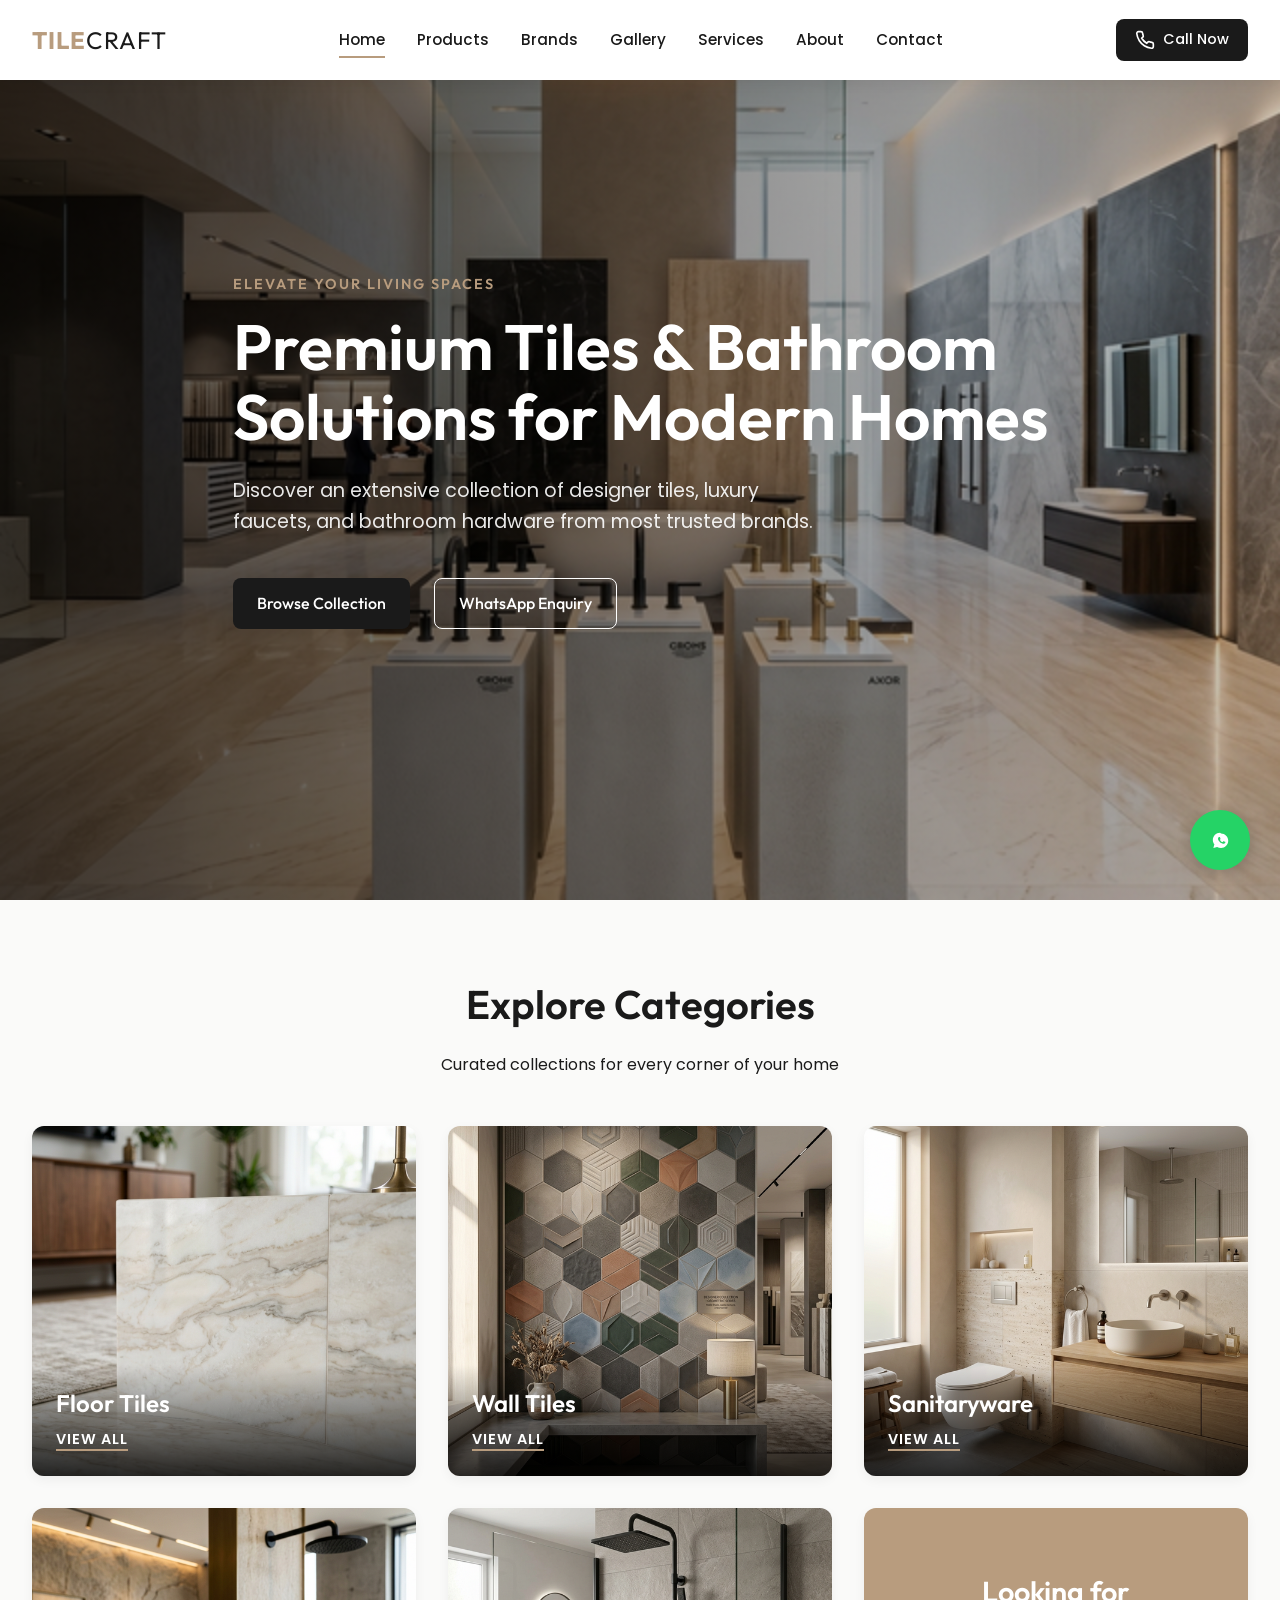
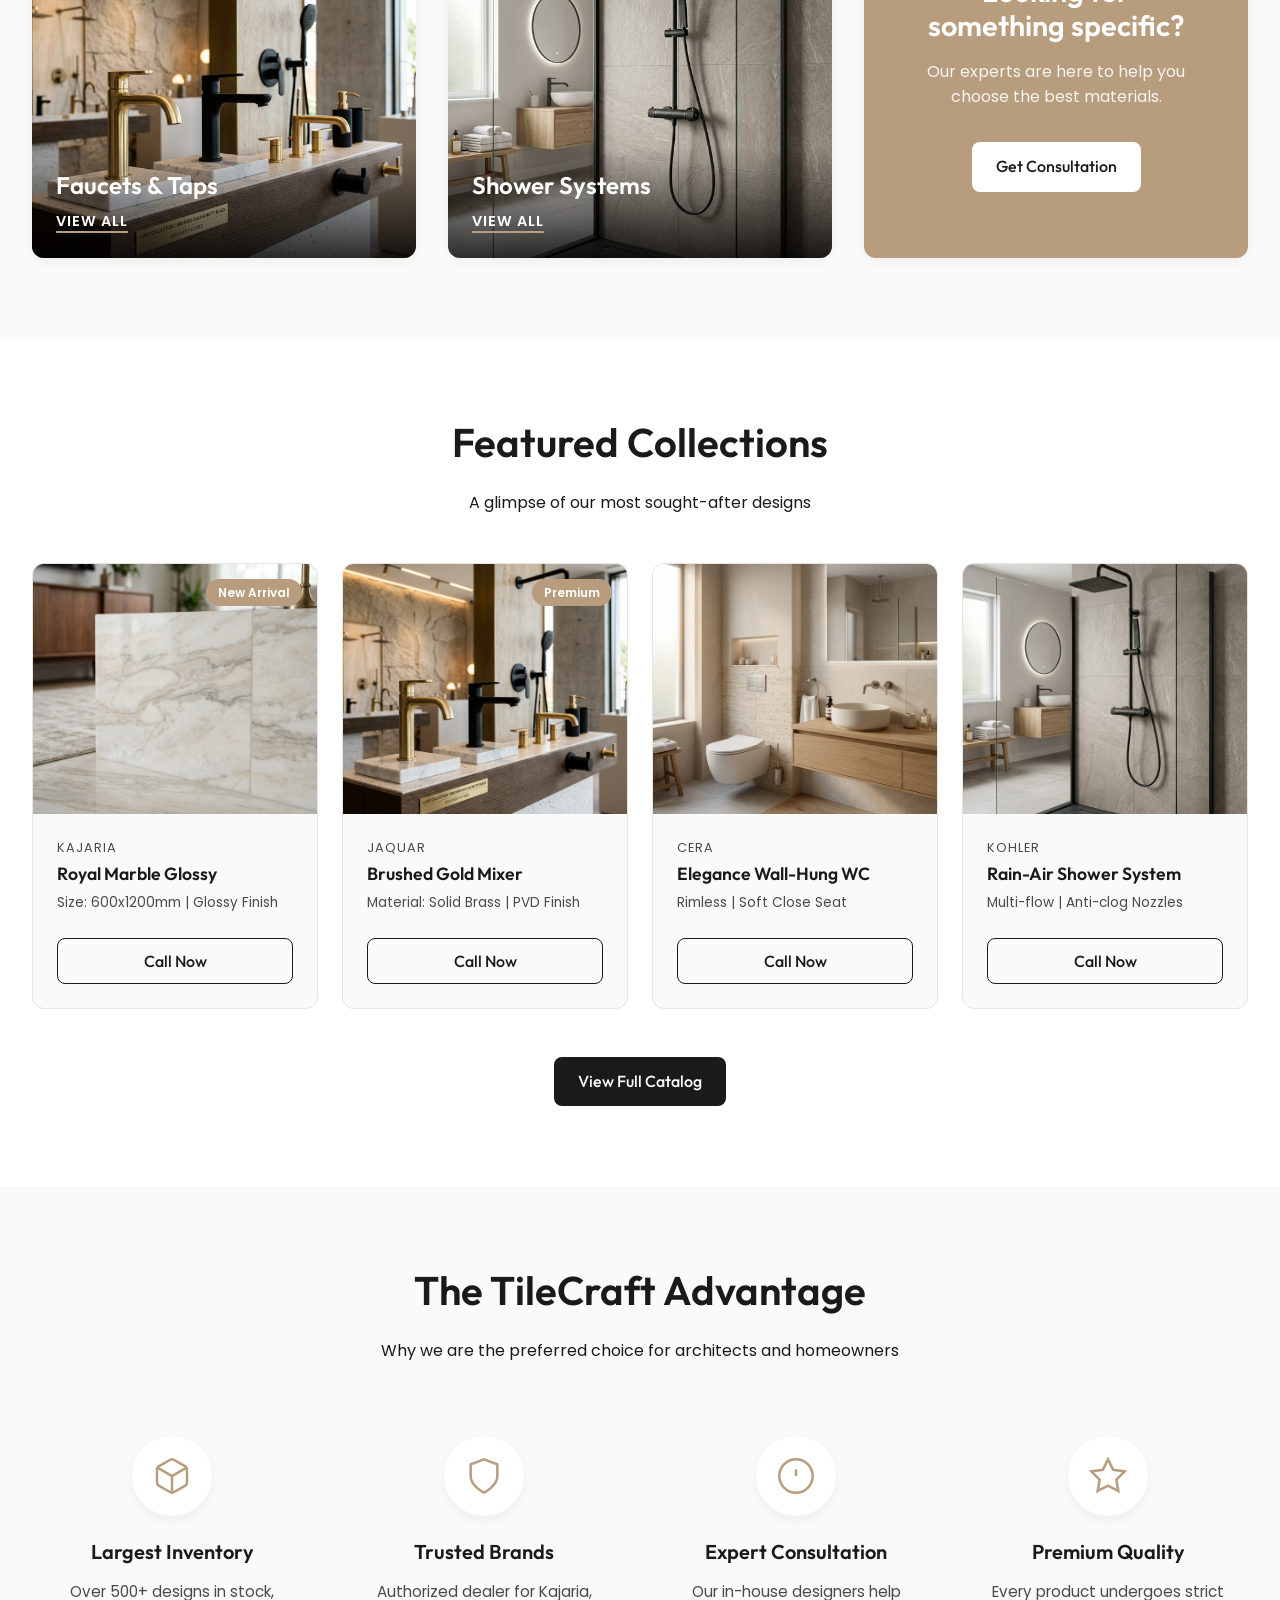
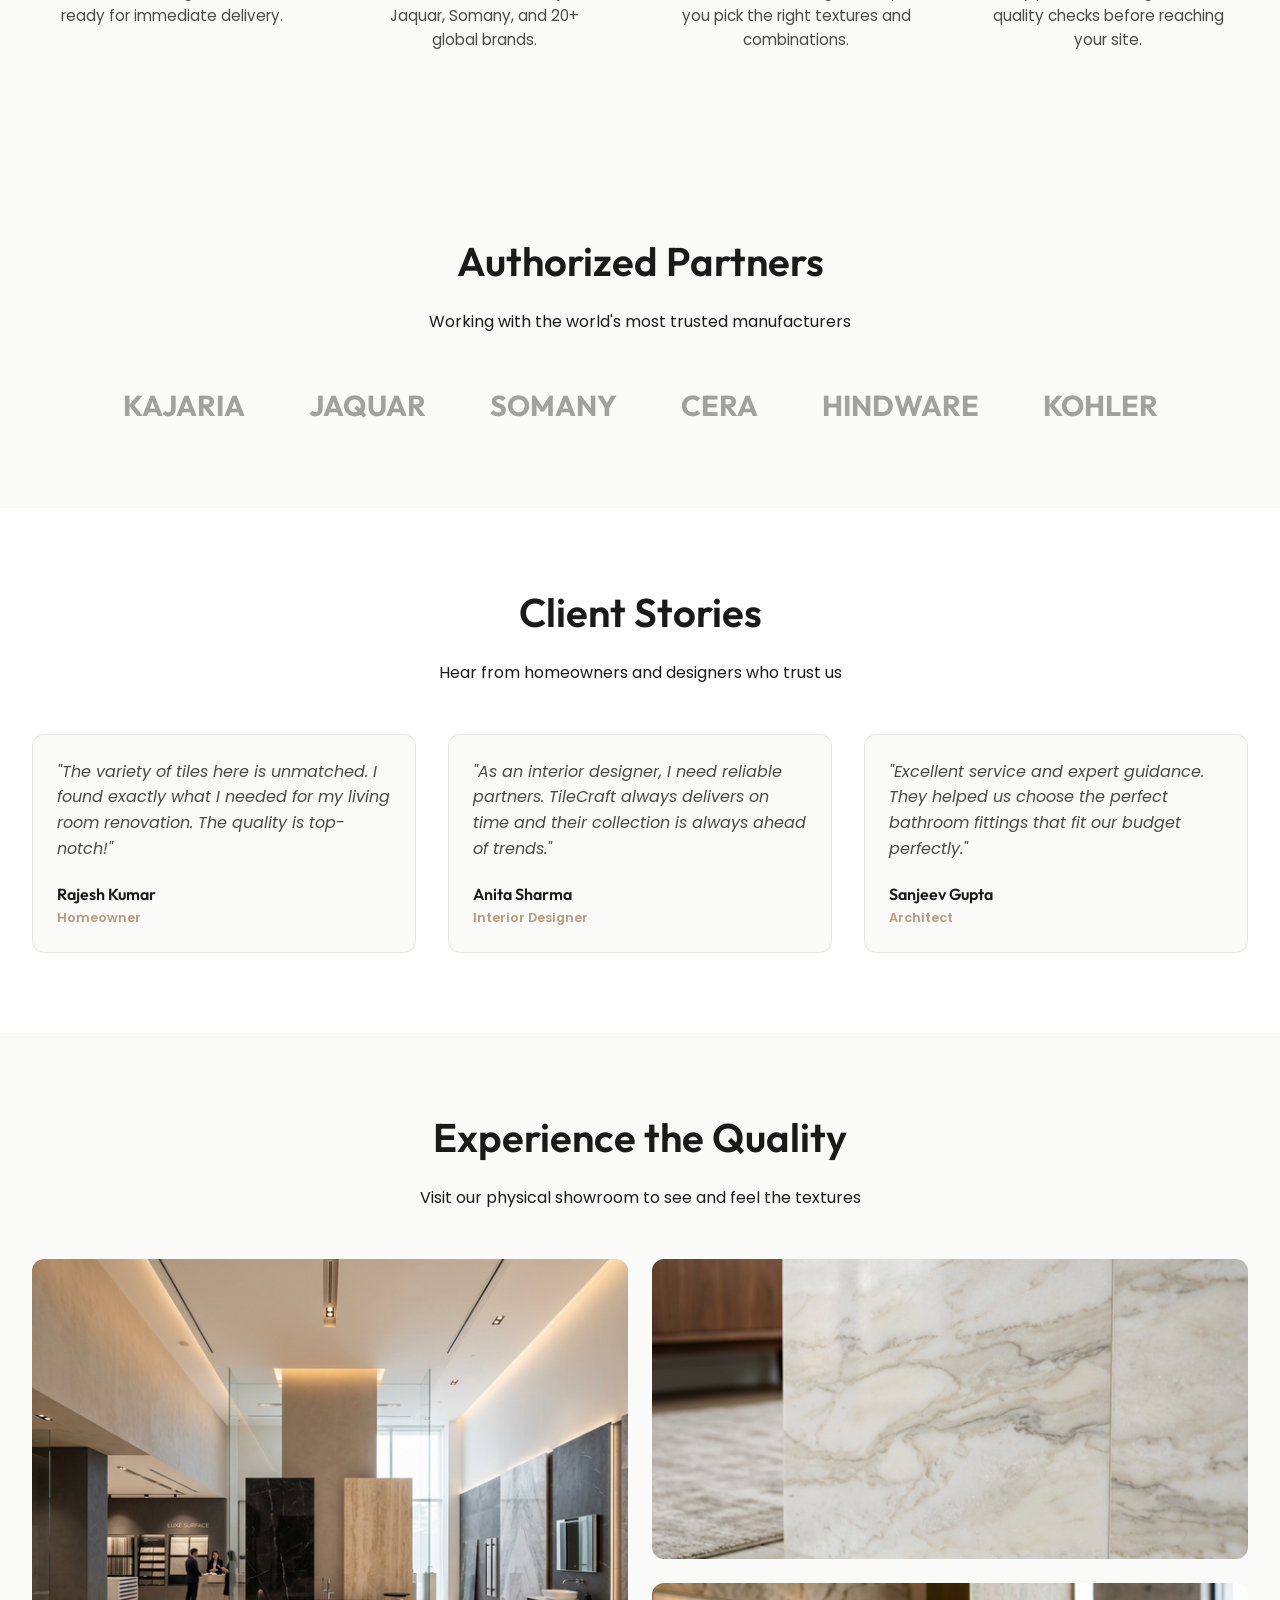
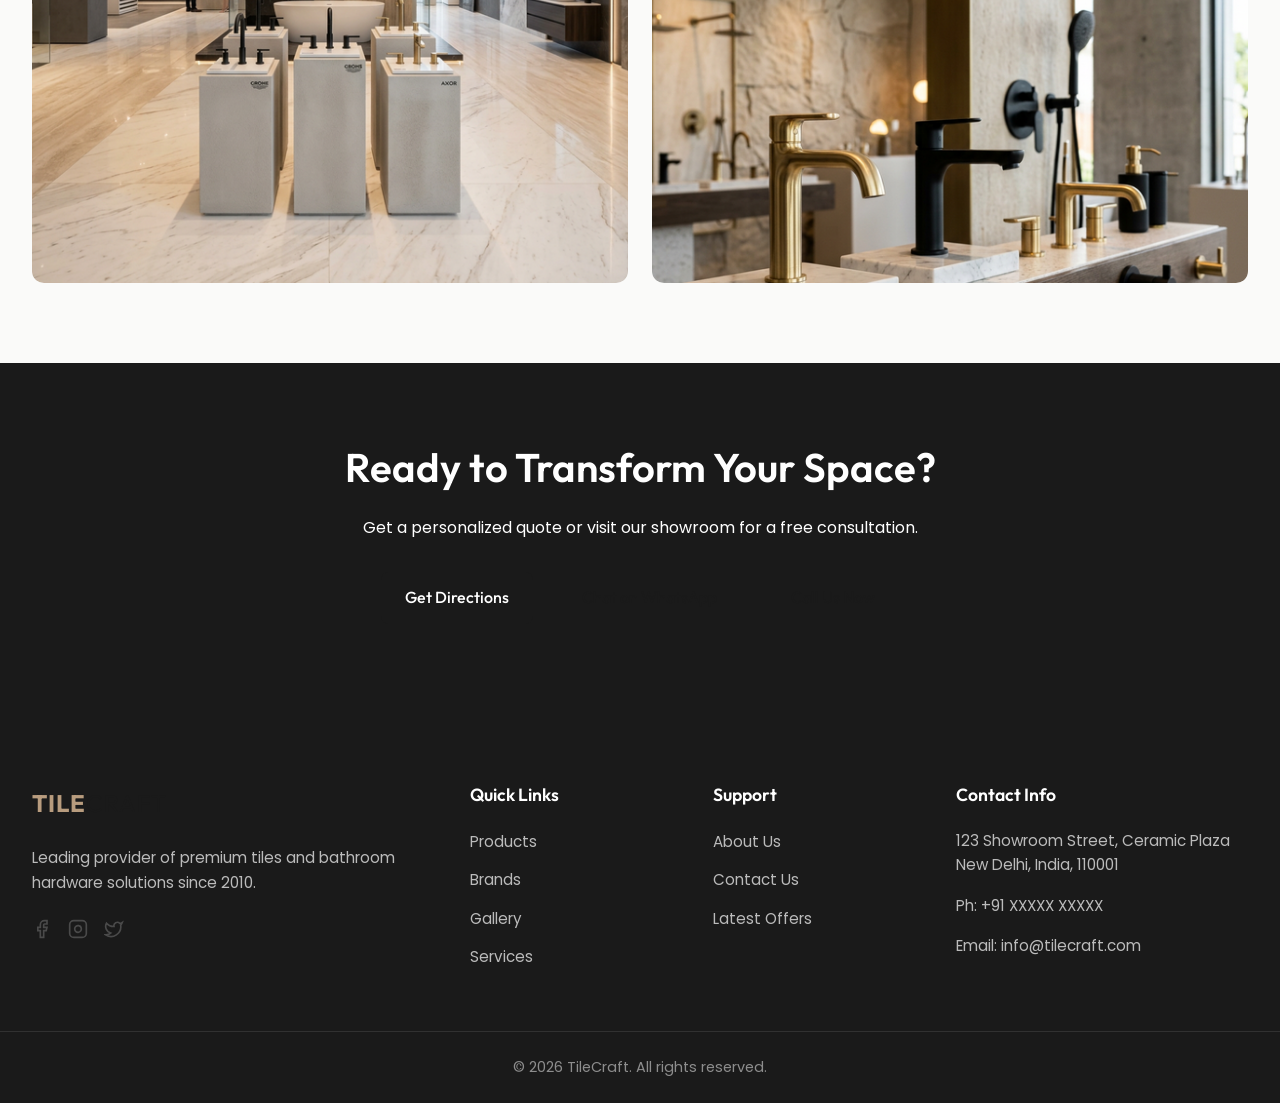
<file: index.html>
<!DOCTYPE html>
<html lang="en">

<head>
    <meta charset="UTF-8">
    <meta name="viewport" content="width=device-width, initial-scale=1.0">
    <title>Premium Tiles & Bathroom Solutions | Showroom Excellence</title>
    <meta name="description"
        content="Discover India's most trusted brands for premium floor tiles, wall tiles, faucets, and sanitaryware. Modern solutions for your home.">

    <!-- Optimized Font Loading -->
    <link rel="preconnect" href="https://fonts.googleapis.com">
    <link rel="preconnect" href="https://fonts.gstatic.com" crossorigin>
    <link
        href="https://fonts.googleapis.com/css2?family=Outfit:wght@300;400;500;600;700&family=Poppins:wght@300;400;500;600&display=swap"
        rel="stylesheet">

    <link rel="stylesheet" href="styles/main.css">

    <!-- Open Graph / Facebook -->
    <meta property="og:type" content="website">
    <meta property="og:url" content="https://tilecraft.com/">
    <meta property="og:title" content="Premium Tiles & Bathroom Solutions | TileCraft">
    <meta property="og:description"
        content="Discover India's most trusted brands for premium floor tiles, wall tiles, faucets, and sanitaryware.">
    <meta property="og:image" content="assets/hero_showroom.png">

    <!-- Twitter -->
    <meta property="twitter:card" content="summary_large_image">
    <meta property="twitter:title" content="Premium Tiles & Bathroom Solutions | TileCraft">
    <meta property="twitter:description"
        content="Discover India's most trusted brands for premium floor tiles, wall tiles, faucets, and sanitaryware.">

    <!-- Local Business Schema -->
    <script type="application/ld+json">
    {
      "@context": "https://schema.org",
      "@type": "LocalBusiness",
      "name": "TileCraft",
      "image": "assets/hero_showroom.png",
      "@id": "",
      "url": "https://tilecraft.com/",
      "telephone": "+91XXXXXXXXXX",
      "address": {
        "@type": "PostalAddress",
        "streetAddress": "123 Showroom Street, Ceramic Plaza",
        "addressLocality": "New Delhi",
        "postalCode": "110001",
        "addressCountry": "IN"
      },
      "openingHoursSpecification": {
        "@type": "OpeningHoursSpecification",
        "dayOfWeek": [
          "Monday",
          "Tuesday",
          "Wednesday",
          "Thursday",
          "Friday",
          "Saturday"
        ],
        "opens": "10:00",
        "closes": "20:00"
      }
    }
    </script>
</head>

<body>
    <!-- Header -->
    <header class="header">
        <div class="container header-content">
            <a href="index.html" class="logo">
                <span class="logo-bold">TILE</span>CRAFT
            </a>

            <nav class="nav">
                <ul class="nav-list">
                    <li><a href="index.html" class="active">Home</a></li>
                    <li><a href="products.html">Products</a></li>
                    <li><a href="brands.html">Brands</a></li>
                    <li><a href="gallery.html">Gallery</a></li>
                    <li><a href="services.html">Services</a></li>
                    <li><a href="about.html">About</a></li>
                    <li><a href="contact.html">Contact</a></li>
                </ul>
            </nav>

            <div class="header-actions">
                <a href="tel:+91XXXXXXXXXX" class="phone-link">
                    <svg width="20" height="20" viewBox="0 0 24 24" fill="none" stroke="currentColor" stroke-width="2">
                        <path
                            d="M22 16.92v3a2 2 0 0 1-2.18 2 19.79 19.79 0 0 1-8.63-3.07 19.5 19.5 0 0 1-6-6 19.79 19.79 0 0 1-3.07-8.67A2 2 0 0 1 4.11 2h3a2 2 0 0 1 2 1.72 12.84 12.84 0 0 0 .7 2.81 2 2 0 0 1-.45 2.11L8.09 9.91a16 16 0 0 0 6 6l1.27-1.27a2 2 0 0 1 2.11-.45 12.84 12.84 0 0 0 2.81.7A2 2 0 0 1 22 16.92z">
                        </path>
                    </svg>
                    <span>Call Now</span>
                </a>
                <button class="mobile-toggle" aria-label="Toggle Menu">
                    <span></span>
                    <span></span>
                    <span></span>
                </button>
            </div>
        </div>
    </header>

    <main>
        <!-- Hero Section -->
        <section class="hero">
            <div class="hero-bg">
                <img src="assets/hero_showroom.png" alt="Luxury Showroom">
            </div>
            <div class="container hero-content">
                <span class="hero-tag">Elevate Your Living Spaces</span>
                <h1 class="hero-title">Premium Tiles & Bathroom <br> Solutions for Modern Homes</h1>
                <p class="hero-desc">Discover an extensive collection of designer tiles, luxury faucets, and bathroom
                    hardware from most trusted brands.</p>
                <div class="hero-btns">
                    <a href="products.html" class="btn btn-primary">Browse Collection</a>
                    <a href="https://wa.me/91XXXXXXXXXX" class="btn btn-outline" target="_blank">WhatsApp Enquiry</a>
                </div>
            </div>
        </section>

        <!-- Categories Section -->
        <section class="categories section-padding">
            <div class="container">
                <div class="section-header text-center">
                    <h2 class="section-title">Explore Categories</h2>
                    <p class="section-subtitle">Curated collections for every corner of your home</p>
                </div>

                <div class="category-grid">
                    <a href="products.html?cat=floor" class="category-card reveal">
                        <div class="category-img">
                            <img src="assets/categories/floor_tiles.png" alt="Floor Tiles" loading="lazy">
                        </div>
                        <div class="category-info">
                            <h3>Floor Tiles</h3>
                            <span class="category-link">View All</span>
                        </div>
                    </a>

                    <a href="products.html?cat=wall" class="category-card reveal">
                        <div class="category-img">
                            <img src="assets/categories/wall_tiles.png" alt="Wall Tiles" loading="lazy">
                        </div>
                        <div class="category-info">
                            <h3>Wall Tiles</h3>
                            <span class="category-link">View All</span>
                        </div>
                    </a>

                    <a href="products.html?cat=sanitaryware" class="category-card reveal">
                        <div class="category-img">
                            <img src="assets/categories/sanitaryware.png" alt="Sanitaryware" loading="lazy">
                        </div>
                        <div class="category-info">
                            <h3>Sanitaryware</h3>
                            <span class="category-link">View All</span>
                        </div>
                    </a>

                    <a href="products.html?cat=faucets" class="category-card reveal">
                        <div class="category-img">
                            <img src="assets/categories/faucets.png" alt="Faucets & Taps" loading="lazy">
                        </div>
                        <div class="category-info">
                            <h3>Faucets & Taps</h3>
                            <span class="category-link">View All</span>
                        </div>
                    </a>

                    <a href="products.html?cat=shower" class="category-card reveal">
                        <div class="category-img">
                            <img src="assets/categories/shower_system.png" alt="Shower Systems" loading="lazy">
                        </div>
                        <div class="category-info">
                            <h3>Shower Systems</h3>
                            <span class="category-link">View All</span>
                        </div>
                    </a>

                    <div class="category-card promo-card">
                        <div class="promo-content">
                            <h3>Looking for something specific?</h3>
                            <p>Our experts are here to help you choose the best materials.</p>
                            <a href="contact.html" class="btn btn-primary">Get Consultation</a>
                        </div>
                    </div>
                </div>
            </div>
        </section>

        <!-- Featured Products Section -->
        <section class="featured-products section-padding bg-white">
            <div class="container">
                <div class="section-header text-center">
                    <h2 class="section-title">Featured Collections</h2>
                    <p class="section-subtitle">A glimpse of our most sought-after designs</p>
                </div>

                <div class="product-grid">
                    <article class="product-card reveal">
                        <div class="product-img">
                            <img src="assets/categories/floor_tiles.png" alt="Royal Marble Floor Tile" loading="lazy">
                            <span class="product-tag">New Arrival</span>
                        </div>
                        <div class="product-content">
                            <span class="product-brand">Kajaria</span>
                            <h3>Royal Marble Glossy</h3>
                            <p class="product-meta">Size: 600x1200mm | Glossy Finish</p>
                            <button class="btn btn-outline w-100">Call Now</button>
                        </div>
                    </article>

                    <article class="product-card reveal" style="transition-delay: 0.1s">
                        <div class="product-img">
                            <img src="assets/categories/faucets.png" alt="Brushed Gold Basin Mixer" loading="lazy">
                            <span class="product-tag">Premium</span>
                        </div>
                        <div class="product-content">
                            <span class="product-brand">Jaquar</span>
                            <h3>Brushed Gold Mixer</h3>
                            <p class="product-meta">Material: Solid Brass | PVD Finish</p>
                            <button class="btn btn-outline w-100">Call Now</button>
                        </div>
                    </article>

                    <article class="product-card reveal" style="transition-delay: 0.2s">
                        <div class="product-img">
                            <img src="assets/categories/sanitaryware.png" alt="Smart Wall-Hung WC" loading="lazy">
                        </div>
                        <div class="product-content">
                            <span class="product-brand">Cera</span>
                            <h3>Elegance Wall-Hung WC</h3>
                            <p class="product-meta">Rimless | Soft Close Seat</p>
                            <button class="btn btn-outline w-100">Call Now</button>
                        </div>
                    </article>

                    <article class="product-card reveal" style="transition-delay: 0.3s">
                        <div class="product-img">
                            <img src="assets/categories/shower_system.png" alt="Thermostatic Rainfall Shower"
                                loading="lazy">
                        </div>
                        <div class="product-content">
                            <span class="product-brand">Kohler</span>
                            <h3>Rain-Air Shower System</h3>
                            <p class="product-meta">Multi-flow | Anti-clog Nozzles</p>
                            <button class="btn btn-outline w-100">Call Now</button>
                        </div>
                    </article>
                </div>

                <div class="text-center mt-lg">
                    <a href="products.html" class="btn btn-primary">View Full Catalog</a>
                </div>
            </div>
        </section>

        <!-- Why Choose Us Section -->
        <section class="why-us section-padding">
            <div class="container">
                <div class="section-header text-center">
                    <h2 class="section-title">The TileCraft Advantage</h2>
                    <p class="section-subtitle">Why we are the preferred choice for architects and homeowners</p>
                </div>

                <div class="features-grid">
                    <div class="feature-item">
                        <div class="feature-icon">
                            <svg width="40" height="40" viewBox="0 0 24 24" fill="none" stroke="currentColor"
                                stroke-width="1.5">
                                <path
                                    d="M21 16V8a2 2 0 0 0-1-1.73l-7-4a2 2 0 0 0-2 0l-7 4A2 2 0 0 0 3 8v8a2 2 0 0 0 1 1.73l7 4a2 2 0 0 0 2 0l7-4A2 2 0 0 0 21 16z">
                                </path>
                                <polyline points="3.27 6.96 12 12.01 20.73 6.96"></polyline>
                                <line x1="12" y1="22.08" x2="12" y2="12"></line>
                            </svg>
                        </div>
                        <h3>Largest Inventory</h3>
                        <p>Over 500+ designs in stock, ready for immediate delivery.</p>
                    </div>

                    <div class="feature-item">
                        <div class="feature-icon">
                            <svg width="40" height="40" viewBox="0 0 24 24" fill="none" stroke="currentColor"
                                stroke-width="1.5">
                                <path d="M12 22s8-4 8-10V5l-8-3-8 3v7c0 6 8 10 8 10z"></path>
                            </svg>
                        </div>
                        <h3>Trusted Brands</h3>
                        <p>Authorized dealer for Kajaria, Jaquar, Somany, and 20+ global brands.</p>
                    </div>

                    <div class="feature-item">
                        <div class="feature-icon">
                            <svg width="40" height="40" viewBox="0 0 24 24" fill="none" stroke="currentColor"
                                stroke-width="1.5">
                                <circle cx="12" cy="12" r="10"></circle>
                                <line x1="12" y1="8" x2="12" y2="12"></line>
                                <line x1="12" y1="16" x2="12.01" y2="16"></line>
                            </svg>
                        </div>
                        <h3>Expert Consultation</h3>
                        <p>Our in-house designers help you pick the right textures and combinations.</p>
                    </div>

                    <div class="feature-item">
                        <div class="feature-icon">
                            <svg width="40" height="40" viewBox="0 0 24 24" fill="none" stroke="currentColor"
                                stroke-width="1.5">
                                <path
                                    d="M12 2l3.09 6.26L22 9.27l-5 4.87 1.18 6.88L12 17.77l-6.18 3.25L7 14.14 2 9.27l6.91-1.01L12 2z">
                                </path>
                            </svg>
                        </div>
                        <h3>Premium Quality</h3>
                        <p>Every product undergoes strict quality checks before reaching your site.</p>
                    </div>
                </div>
            </div>
        </section>

        <!-- Brands Section -->
        <section class="brands-showcase section-padding">
            <div class="container">
                <div class="section-header text-center">
                    <h2 class="section-title">Authorized Partners</h2>
                    <p class="section-subtitle">Working with the world's most trusted manufacturers</p>
                </div>
                <div class="brand-showcase-grid">
                    <div class="brand-logo-item">KAJARIA</div>
                    <div class="brand-logo-item">JAQUAR</div>
                    <div class="brand-logo-item">SOMANY</div>
                    <div class="brand-logo-item">CERA</div>
                    <div class="brand-logo-item">HINDWARE</div>
                    <div class="brand-logo-item">KOHLER</div>
                </div>
            </div>
        </section>

        <!-- Testimonials -->
        <section class="testimonials section-padding">
            <div class="container">
                <div class="section-header text-center">
                    <h2 class="section-title">Client Stories</h2>
                    <p class="section-subtitle">Hear from homeowners and designers who trust us</p>
                </div>

                <div class="testimonial-grid">
                    <div class="testimonial-card">
                        <p class="testimonial-text">"The variety of tiles here is unmatched. I found exactly what I
                            needed for my living room renovation. The quality is top-notch!"</p>
                        <div class="testimonial-author">
                            <div class="author-info">
                                <h4>Rajesh Kumar</h4>
                                <p>Homeowner</p>
                            </div>
                        </div>
                    </div>

                    <div class="testimonial-card">
                        <p class="testimonial-text">"As an interior designer, I need reliable partners. TileCraft always
                            delivers on time and their collection is always ahead of trends."</p>
                        <div class="testimonial-author">
                            <div class="author-info">
                                <h4>Anita Sharma</h4>
                                <p>Interior Designer</p>
                            </div>
                        </div>
                    </div>

                    <div class="testimonial-card">
                        <p class="testimonial-text">"Excellent service and expert guidance. They helped us choose the
                            perfect bathroom fittings that fit our budget perfectly."</p>
                        <div class="testimonial-author">
                            <div class="author-info">
                                <h4>Sanjeev Gupta</h4>
                                <p>Architect</p>
                            </div>
                        </div>
                    </div>
                </div>
            </div>
        </section>

        <!-- Showroom Preview -->
        <section class="showroom-preview section-padding">
            <div class="container">
                <div class="section-header text-center">
                    <h2 class="section-title">Experience the Quality</h2>
                    <p class="section-subtitle">Visit our physical showroom to see and feel the textures</p>
                </div>

                <div class="showroom-grid">
                    <div class="showroom-item large">
                        <img src="assets/hero_showroom.png" alt="Showroom Main Area">
                    </div>
                    <div class="showroom-item">
                        <img src="assets/categories/floor_tiles.png" alt="Tile Display">
                    </div>
                    <div class="showroom-item">
                        <img src="assets/categories/faucets.png" alt="Hardware Display">
                    </div>
                </div>
            </div>
        </section>

        <!-- Final CTA -->
        <section class="final-cta section-padding">
            <div class="container">
                <h2 class="section-title">Ready to Transform Your Space?</h2>
                <p>Get a personalized quote or visit our showroom for a free consultation.</p>
                <div class="cta-btns">
                    <a href="contact.html" class="btn btn-primary">Get Directions</a>
                    <a href="https://wa.me/91XXXXXXXXXX" class="btn btn-outline" target="_blank">Chat on WhatsApp</a>
                    <a href="tel:+91XXXXXXXXXX" class="btn btn-outline">Call Us Now</a>
                </div>
            </div>
        </section>
    </main>

    <!-- Footer -->
    <footer class="footer">
        <div class="container footer-grid">
            <div class="footer-brand">
                <a href="index.html" class="logo">
                    <span class="logo-bold">TILE</span>CRAFT
                </a>
                <p>Leading provider of premium tiles and bathroom hardware solutions since 2010.</p>
                <div class="social-links" style="display: flex; gap: 1rem; margin-top: 1.5rem;">
                    <a href="#" style="color: var(--text-secondary);"><svg width="20" height="20" viewBox="0 0 24 24"
                            fill="none" stroke="currentColor" stroke-width="2">
                            <path d="M18 2h-3a5 5 0 0 0-5 5v3H7v4h3v8h4v-8h3l1-4h-4V7a1 1 0 0 1 1-1h3z"></path>
                        </svg></a>
                    <a href="#" style="color: var(--text-secondary);"><svg width="20" height="20" viewBox="0 0 24 24"
                            fill="none" stroke="currentColor" stroke-width="2">
                            <rect x="2" y="2" width="20" height="20" rx="5" ry="5"></rect>
                            <path d="M16 11.37A4 4 0 1 1 12.63 8 4 4 0 0 1 16 11.37z"></path>
                            <line x1="17.5" y1="6.5" x2="17.51" y2="6.5"></line>
                        </svg></a>
                    <a href="#" style="color: var(--text-secondary);"><svg width="20" height="20" viewBox="0 0 24 24"
                            fill="none" stroke="currentColor" stroke-width="2">
                            <path
                                d="M22 4s-.7 2.1-2 3.4c1.6 10-9.4 17.3-18 11.6 2.2.1 4.4-.6 6-2C3 15.5.5 9.6 3 5c2.2 2.6 5.6 4.1 9 4-.9-4.2 4-6.6 7-3.8 1.1 0 3-1.2 3-1.2z">
                            </path>
                        </svg></a>
                </div>
            </div>

            <div class="footer-links">
                <h4>Quick Links</h4>
                <ul>
                    <li><a href="products.html">Products</a></li>
                    <li><a href="brands.html">Brands</a></li>
                    <li><a href="gallery.html">Gallery</a></li>
                    <li><a href="services.html">Services</a></li>
                </ul>
            </div>

            <div class="footer-links">
                <h4>Support</h4>
                <ul>
                    <li><a href="about.html">About Us</a></li>
                    <li><a href="contact.html">Contact Us</a></li>
                    <li><a href="offers.html">Latest Offers</a></li>
                </ul>
            </div>

            <div class="footer-contact">
                <h4>Contact Info</h4>
                <p>123 Showroom Street, Ceramic Plaza<br>New Delhi, India, 110001</p>
                <p>Ph: +91 XXXXX XXXXX</p>
                <p>Email: info@tilecraft.com</p>
            </div>
        </div>
        <div class="footer-bottom text-center">
            <p>&copy; 2026 TileCraft. All rights reserved.</p>
        </div>
    </footer>

    <!-- Floating WhatsApp -->
    <a href="https://wa.me/91XXXXXXXXXX" class="whatsapp-float" target="_blank">
        <svg fill="#fff" width="30" height="30" viewBox="0 0 24 24">
            <path
                d="M12.031 6.172c-3.181 0-5.767 2.586-5.768 5.766-.001 1.298.437 2.543 1.242 3.522l-.801 2.924 2.991-.784c.95.518 2.022.791 3.123.792h.001c3.181 0 5.767-2.586 5.768-5.766 0-1.541-.6-2.989-1.689-4.08s-2.538-1.688-4.08-1.688zm3.931 8.239c-.11.312-.647.575-.89.625-.262.054-.537.085-1.657-.37-1.428-.582-2.348-2.023-2.418-2.118-.072-.095-.583-.772-.583-1.487s.374-1.127.509-1.27c.135-.143.294-.179.393-.179.099 0 .198.001.285.006.091.004.212-.034.331.254.123.297.421 1.024.457 1.096.036.072.06.155.012.25-.048.095-.072.155-.143.238-.072.083-.151.187-.216.251-.072.072-.147.151-.064.294.083.143.369.608.793.986.545.485 1.006.636 1.149.707.143.071.226.06.31-.036.083-.095.357-.417.452-.559.095-.143.19-.119.321-.072.131.048.833.393.976.465.143.072.238.107.274.167.036.06.036.345-.074.657z" />
        </svg>
    </a>

    <!-- Mobile Action Bar -->
    <div class="mobile-bar">
        <a href="index.html" class="mobile-item active">
            <svg viewBox="0 0 24 24" fill="none" stroke="currentColor" stroke-width="2">
                <path d="M3 9l9-7 9 7v11a2 2 0 0 1-2 2H5a2 2 0 0 1-2-2z"></path>
                <polyline points="9 22 9 12 15 12 15 22"></polyline>
            </svg>
            <span>Home</span>
        </a>
        <a href="products.html" class="mobile-item">
            <svg viewBox="0 0 24 24" fill="none" stroke="currentColor" stroke-width="2">
                <rect x="3" y="3" width="7" height="7"></rect>
                <rect x="14" y="3" width="7" height="7"></rect>
                <rect x="14" y="14" width="7" height="7"></rect>
                <rect x="3" y="14" width="7" height="7"></rect>
            </svg>
            <span>Catalog</span>
        </a>
        <a href="tel:+91XXXXXXXXXX" class="mobile-item">
            <svg viewBox="0 0 24 24" fill="none" stroke="currentColor" stroke-width="2">
                <path
                    d="M22 16.92v3a2 2 0 0 1-2.18 2 19.79 19.79 0 0 1-8.63-3.07 19.5 19.5 0 0 1-6-6 19.79 19.79 0 0 1-3.07-8.67A2 2 0 0 1 4.11 2h3a2 2 0 0 1 2 1.72 12.84 12.84 0 0 0 .7 2.81 2 2 0 0 1-.45 2.11L8.09 9.91a16 16 0 0 0 6 6l1.27-1.27a2 2 0 0 1 2.11-.45 12.84 12.84 0 0 0 2.81.7A2 2 0 0 1 22 16.92z">
                </path>
            </svg>
            <span>Call</span>
        </a>
    </div>

    <script src="scripts/main.js"></script>
    <div class="nav-overlay"></div>
</body>

</html>
</file>
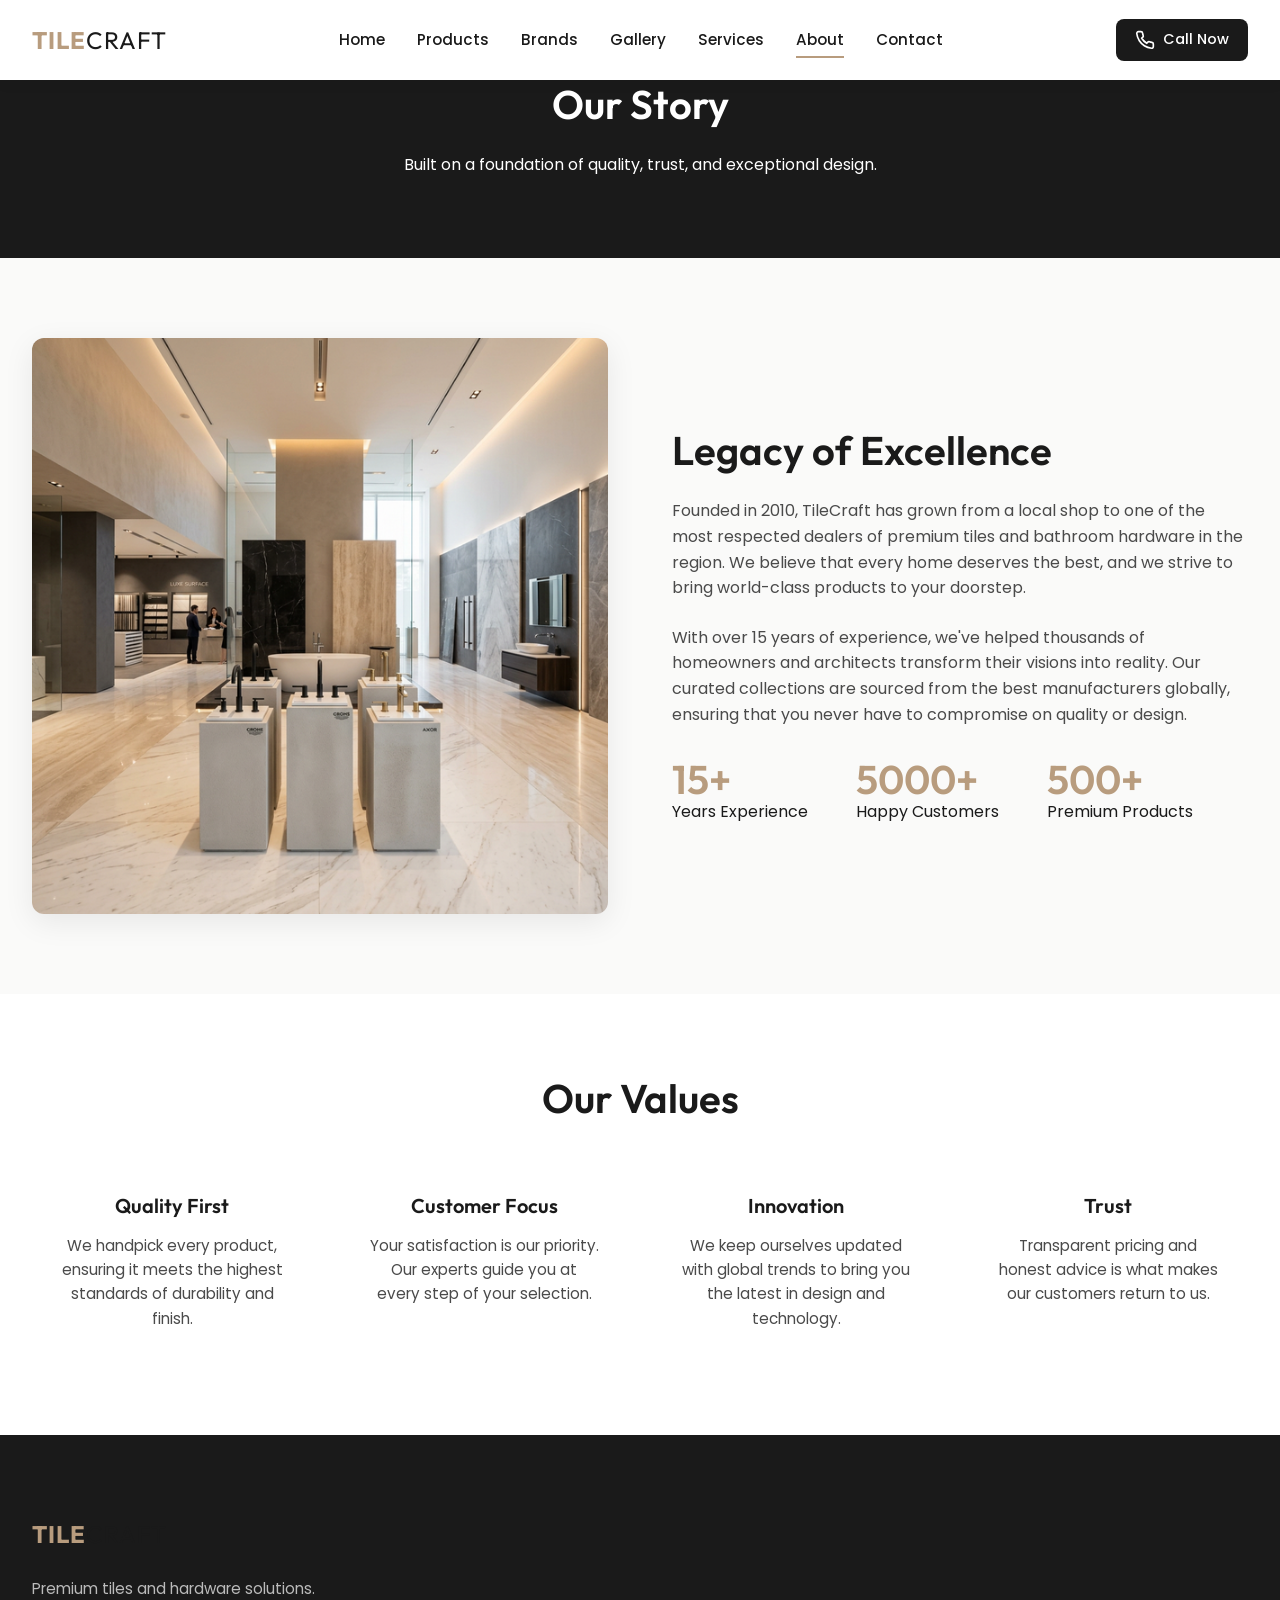
<file: about.html>
<!DOCTYPE html>
<html lang="en">
<head>
    <meta charset="UTF-8">
    <meta name="viewport" content="width=device-width, initial-scale=1.0">
    <title>About Us | Our Story & Mission | TileCraft</title>
    
    <!-- Optimized Font Loading -->
    <link rel="preconnect" href="https://fonts.googleapis.com">
    <link rel="preconnect" href="https://fonts.gstatic.com" crossorigin>
    <link href="https://fonts.googleapis.com/css2?family=Outfit:wght@300;400;500;600;700&family=Poppins:wght@300;400;500;600&display=swap" rel="stylesheet">
    
    <link rel="stylesheet" href="styles/main.css">
    <style>
        .about-hero {
            display: grid;
            grid-template-columns: 1fr 1fr;
            gap: 4rem;
            align-items: center;
        }

        .stats-grid {
            display: flex;
            gap: 3rem;
            margin-top: 2rem;
        }

        .stat-item h3 {
            color: var(--accent);
            font-size: 2.5rem;
            line-height: 1;
        }

        @media (max-width: 992px) {
            .about-hero {
                grid-template-columns: 1fr;
                gap: 2rem;
            }
            .stats-grid {
                flex-wrap: wrap;
                gap: 2rem;
            }
        }
    </style>
</head>
<body>
    <header class="header">
        <div class="container header-content">
            <a href="index.html" class="logo">
                <span class="logo-bold">TILE</span>CRAFT
            </a>
            
            <nav class="nav">
                <ul class="nav-list">
                    <li><a href="index.html">Home</a></li>
                    <li><a href="products.html">Products</a></li>
                    <li><a href="brands.html">Brands</a></li>
                    <li><a href="gallery.html">Gallery</a></li>
                    <li><a href="services.html">Services</a></li>
                    <li><a href="about.html" class="active">About</a></li>
                    <li><a href="contact.html">Contact</a></li>
                </ul>
            </nav>

            <div class="header-actions">
                <a href="tel:+91XXXXXXXXXX" class="phone-link">
                    <svg width="20" height="20" viewBox="0 0 24 24" fill="none" stroke="currentColor" stroke-width="2"><path d="M22 16.92v3a2 2 0 0 1-2.18 2 19.79 19.79 0 0 1-8.63-3.07 19.5 19.5 0 0 1-6-6 19.79 19.79 0 0 1-3.07-8.67A2 2 0 0 1 4.11 2h3a2 2 0 0 1 2 1.72 12.84 12.84 0 0 0 .7 2.81 2 2 0 0 1-.45 2.11L8.09 9.91a16 16 0 0 0 6 6l1.27-1.27a2 2 0 0 1 2.11-.45 12.84 12.84 0 0 0 2.81.7A2 2 0 0 1 22 16.92z"></path></svg>
                    <span>Call Now</span>
                </a>
                <button class="mobile-toggle" aria-label="Toggle Menu">
                    <span></span>
                    <span></span>
                    <span></span>
                </button>
            </div>
        </div>
    </header>

    <main>
        <section class="page-header page-header-black">
            <div class="container">
                <h1 class="section-title">Our Story</h1>
                <p>Built on a foundation of quality, trust, and exceptional design.</p>
            </div>
        </section>

        <section class="section-padding">
            <div class="container">
                <div class="about-hero">
                    <div>
                        <img src="assets/hero_showroom.png" alt="Our Showroom" style="border-radius: var(--radius-md); box-shadow: var(--shadow-md);">
                    </div>
                    <div>
                        <h2 class="section-title" style="margin-bottom: 1.5rem;">Legacy of Excellence</h2>
                        <p style="margin-bottom: 1.5rem; color: var(--text-secondary);">Founded in 2010, TileCraft has grown from a local shop to one of the most respected dealers of premium tiles and bathroom hardware in the region. We believe that every home deserves the best, and we strive to bring world-class products to your doorstep.</p>
                        <p style="margin-bottom: 2rem; color: var(--text-secondary);">With over 15 years of experience, we've helped thousands of homeowners and architects transform their visions into reality. Our curated collections are sourced from the best manufacturers globally, ensuring that you never have to compromise on quality or design.</p>
                        <div class="stats-grid">
                            <div class="stat-item">
                                <h3>15+</h3>
                                <p>Years Experience</p>
                            </div>
                            <div class="stat-item">
                                <h3>5000+</h3>
                                <p>Happy Customers</p>
                            </div>
                            <div class="stat-item">
                                <h3>500+</h3>
                                <p>Premium Products</p>
                            </div>
                        </div>
                    </div>
                </div>
            </div>
        </section>

        <section class="section-padding bg-white" style="background: var(--bg-secondary);">
            <div class="container">
                <div class="section-header text-center">
                    <h2 class="section-title">Our Values</h2>
                </div>
                <div class="features-grid">
                    <div class="feature-item">
                        <h3>Quality First</h3>
                        <p>We handpick every product, ensuring it meets the highest standards of durability and finish.</p>
                    </div>
                    <div class="feature-item">
                        <h3>Customer Focus</h3>
                        <p>Your satisfaction is our priority. Our experts guide you at every step of your selection.</p>
                    </div>
                    <div class="feature-item">
                        <h3>Innovation</h3>
                        <p>We keep ourselves updated with global trends to bring you the latest in design and technology.</p>
                    </div>
                    <div class="feature-item">
                        <h3>Trust</h3>
                        <p>Transparent pricing and honest advice is what makes our customers return to us.</p>
                    </div>
                </div>
            </div>
        </section>
    </main>

    <footer class="footer">
        <div class="container footer-grid">
            <div class="footer-brand">
                <a href="index.html" class="logo"><span class="logo-bold">TILE</span>CRAFT</a>
                <p>Premium tiles and hardware solutions.</p>
            </div>
        </div>
    </footer>

    <!-- Mobile Action Bar -->
    <div class="mobile-bar">
        <a href="index.html" class="mobile-item">
            <svg viewBox="0 0 24 24" fill="none" stroke="currentColor" stroke-width="2"><path d="M3 9l9-7 9 7v11a2 2 0 0 1-2 2H5a2 2 0 0 1-2-2z"></path><polyline points="9 22 9 12 15 12 15 22"></polyline></svg>
            <span>Home</span>
        </a>
        <a href="products.html" class="mobile-item">
            <svg viewBox="0 0 24 24" fill="none" stroke="currentColor" stroke-width="2"><rect x="3" y="3" width="7" height="7"></rect><rect x="14" y="3" width="7" height="7"></rect><rect x="14" y="14" width="7" height="7"></rect><rect x="3" y="14" width="7" height="7"></rect></svg>
            <span>Catalog</span>
        </a>
        <a href="tel:+91XXXXXXXXXX" class="mobile-item">
            <svg viewBox="0 0 24 24" fill="none" stroke="currentColor" stroke-width="2"><path d="M22 16.92v3a2 2 0 0 1-2.18 2 19.79 19.79 0 0 1-8.63-3.07 19.5 19.5 0 0 1-6-6 19.79 19.79 0 0 1-3.07-8.67A2 2 0 0 1 4.11 2h3a2 2 0 0 1 2 1.72 12.84 12.84 0 0 0 .7 2.81 2 2 0 0 1-.45 2.11L8.09 9.91a16 16 0 0 0 6 6l1.27-1.27a2 2 0 0 1 2.11-.45 12.84 12.84 0 0 0 2.81.7A2 2 0 0 1 22 16.92z"></path></svg>
            <span>Call</span>
        </a>
    </div>

    <script src="scripts/main.js"></script>
    <div class="nav-overlay"></div>
</body>
</html>
</file>
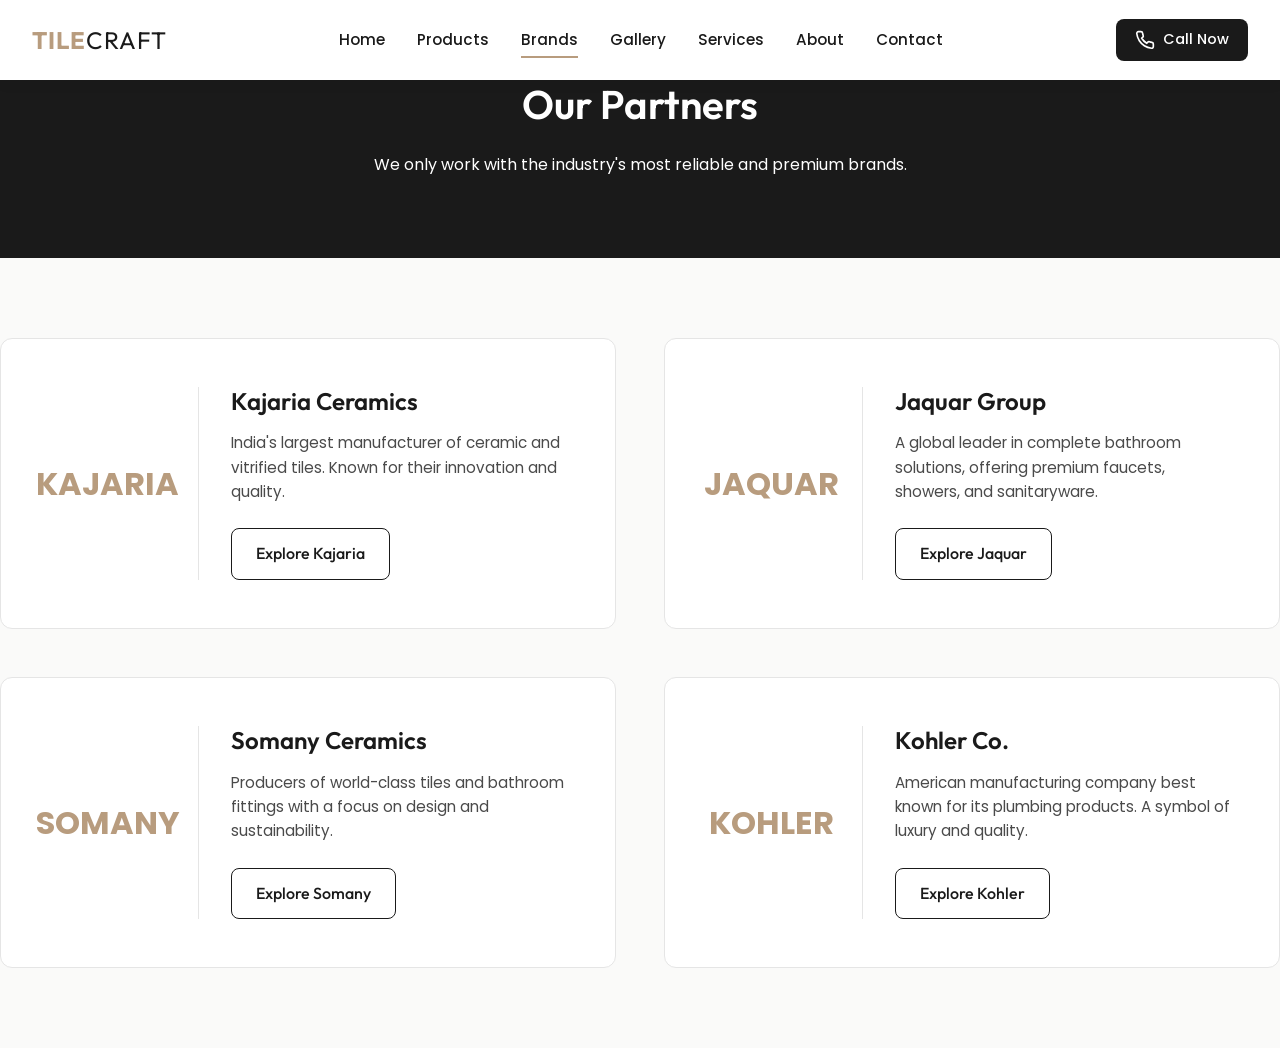
<file: brands.html>
<!DOCTYPE html>
<html lang="en">

<head>
    <meta charset="UTF-8">
    <meta name="viewport" content="width=device-width, initial-scale=1.0">
    <title>Our Brands | TileCraft Official Partner</title>

    <!-- Optimized Font Loading -->
    <link rel="preconnect" href="https://fonts.googleapis.com">
    <link rel="preconnect" href="https://fonts.gstatic.com" crossorigin>
    <link
        href="https://fonts.googleapis.com/css2?family=Outfit:wght@300;400;500;600;700&family=Poppins:wght@300;400;500;600&display=swap"
        rel="stylesheet">

    <link rel="stylesheet" href="styles/main.css">
    <style>
        .brands-grid {
            display: grid;
            grid-template-columns: repeat(2, 1fr);
            gap: 3rem;
            padding: var(--space-xl) 0;
        }

        .brand-card {
            background-color: var(--bg-secondary);
            padding: var(--space-lg);
            border-radius: var(--radius-md);
            border: 1px solid var(--border);
            display: flex;
            gap: 2rem;
            transition: var(--transition);
        }

        .brand-card:hover {
            box-shadow: var(--shadow-md);
            border-color: var(--accent);
        }

        .brand-logo-big {
            width: 150px;
            font-size: 2rem;
            font-weight: 700;
            color: var(--accent);
            display: flex;
            align-items: center;
            justify-content: center;
            border-right: 1px solid var(--border);
            padding-right: 2rem;
        }

        .brand-detail h3 {
            font-size: 1.5rem;
            margin-bottom: 1rem;
        }

        .brand-detail p {
            font-size: 0.95rem;
            color: var(--text-secondary);
            margin-bottom: 1.5rem;
        }

        @media (max-width: 768px) {
            .brands-grid {
                grid-template-columns: 1fr;
            }

            .brand-card {
                flex-direction: column;
            }

            .brand-logo-big {
                border-right: none;
                border-bottom: 1px solid var(--border);
                padding-right: 0;
                padding-bottom: 1rem;
                width: 100%;
            }
        }
    </style>
</head>

<body>
    <header class="header">
        <div class="container header-content">
            <a href="index.html" class="logo">
                <span class="logo-bold">TILE</span>CRAFT
            </a>

            <nav class="nav">
                <ul class="nav-list">
                    <li><a href="index.html">Home</a></li>
                    <li><a href="products.html">Products</a></li>
                    <li><a href="brands.html" class="active">Brands</a></li>
                    <li><a href="gallery.html">Gallery</a></li>
                    <li><a href="services.html">Services</a></li>
                    <li><a href="about.html">About</a></li>
                    <li><a href="contact.html">Contact</a></li>
                </ul>
            </nav>

            <div class="header-actions">
                <a href="tel:+91XXXXXXXXXX" class="phone-link">
                    <svg width="20" height="20" viewBox="0 0 24 24" fill="none" stroke="currentColor" stroke-width="2">
                        <path
                            d="M22 16.92v3a2 2 0 0 1-2.18 2 19.79 19.79 0 0 1-8.63-3.07 19.5 19.5 0 0 1-6-6 19.79 19.79 0 0 1-3.07-8.67A2 2 0 0 1 4.11 2h3a2 2 0 0 1 2 1.72 12.84 12.84 0 0 0 .7 2.81 2 2 0 0 1-.45 2.11L8.09 9.91a16 16 0 0 0 6 6l1.27-1.27a2 2 0 0 1 2.11-.45 12.84 12.84 0 0 0 2.81.7A2 2 0 0 1 22 16.92z">
                        </path>
                    </svg>
                    <span>Call Now</span>
                </a>
                <button class="mobile-toggle" aria-label="Toggle Menu">
                    <span></span>
                    <span></span>
                    <span></span>
                </button>
            </div>
        </div>
    </header>

    <main>
        <section class="page-header page-header-black">
            <div class="container">
                <h1 class="section-title">Our Partners</h1>
                <p>We only work with the industry's most reliable and premium brands.</p>
            </div>
        </section>

        <div class="container brands-grid">
            <div class="brand-card">
                <div class="brand-logo-big">KAJARIA</div>
                <div class="brand-detail">
                    <h3>Kajaria Ceramics</h3>
                    <p>India's largest manufacturer of ceramic and vitrified tiles. Known for their innovation and
                        quality.</p>
                    <a href="products.html" class="btn btn-outline">Explore Kajaria</a>
                </div>
            </div>

            <div class="brand-card">
                <div class="brand-logo-big">JAQUAR</div>
                <div class="brand-detail">
                    <h3>Jaquar Group</h3>
                    <p>A global leader in complete bathroom solutions, offering premium faucets, showers, and
                        sanitaryware.</p>
                    <a href="products.html" class="btn btn-outline">Explore Jaquar</a>
                </div>
            </div>

            <div class="brand-card">
                <div class="brand-logo-big">SOMANY</div>
                <div class="brand-detail">
                    <h3>Somany Ceramics</h3>
                    <p>Producers of world-class tiles and bathroom fittings with a focus on design and sustainability.
                    </p>
                    <a href="products.html" class="btn btn-outline">Explore Somany</a>
                </div>
            </div>

            <div class="brand-card">
                <div class="brand-logo-big">KOHLER</div>
                <div class="brand-detail">
                    <h3>Kohler Co.</h3>
                    <p>American manufacturing company best known for its plumbing products. A symbol of luxury and
                        quality.</p>
                    <a href="products.html" class="btn btn-outline">Explore Kohler</a>
                </div>
            </div>
        </div>
    </main>

    <!-- Mobile Action Bar -->
    <div class="mobile-bar">
        <a href="index.html" class="mobile-item">
            <svg viewBox="0 0 24 24" fill="none" stroke="currentColor" stroke-width="2">
                <path d="M3 9l9-7 9 7v11a2 2 0 0 1-2 2H5a2 2 0 0 1-2-2z"></path>
                <polyline points="9 22 9 12 15 12 15 22"></polyline>
            </svg>
            <span>Home</span>
        </a>
        <a href="products.html" class="mobile-item">
            <svg viewBox="0 0 24 24" fill="none" stroke="currentColor" stroke-width="2">
                <rect x="3" y="3" width="7" height="7"></rect>
                <rect x="14" y="3" width="7" height="7"></rect>
                <rect x="14" y="14" width="7" height="7"></rect>
                <rect x="3" y="14" width="7" height="7"></rect>
            </svg>
            <span>Catalog</span>
        </a>
        <a href="tel:+91XXXXXXXXXX" class="mobile-item">
            <svg viewBox="0 0 24 24" fill="none" stroke="currentColor" stroke-width="2">
                <path
                    d="M22 16.92v3a2 2 0 0 1-2.18 2 19.79 19.79 0 0 1-8.63-3.07 19.5 19.5 0 0 1-6-6 19.79 19.79 0 0 1-3.07-8.67A2 2 0 0 1 4.11 2h3a2 2 0 0 1 2 1.72 12.84 12.84 0 0 0 .7 2.81 2 2 0 0 1-.45 2.11L8.09 9.91a16 16 0 0 0 6 6l1.27-1.27a2 2 0 0 1 2.11-.45 12.84 12.84 0 0 0 2.81.7A2 2 0 0 1 22 16.92z">
                </path>
            </svg>
            <span>Call</span>
        </a>
    </div>

    <script src="scripts/main.js"></script>
    <div class="nav-overlay"></div>
</body>

</html>
</file>
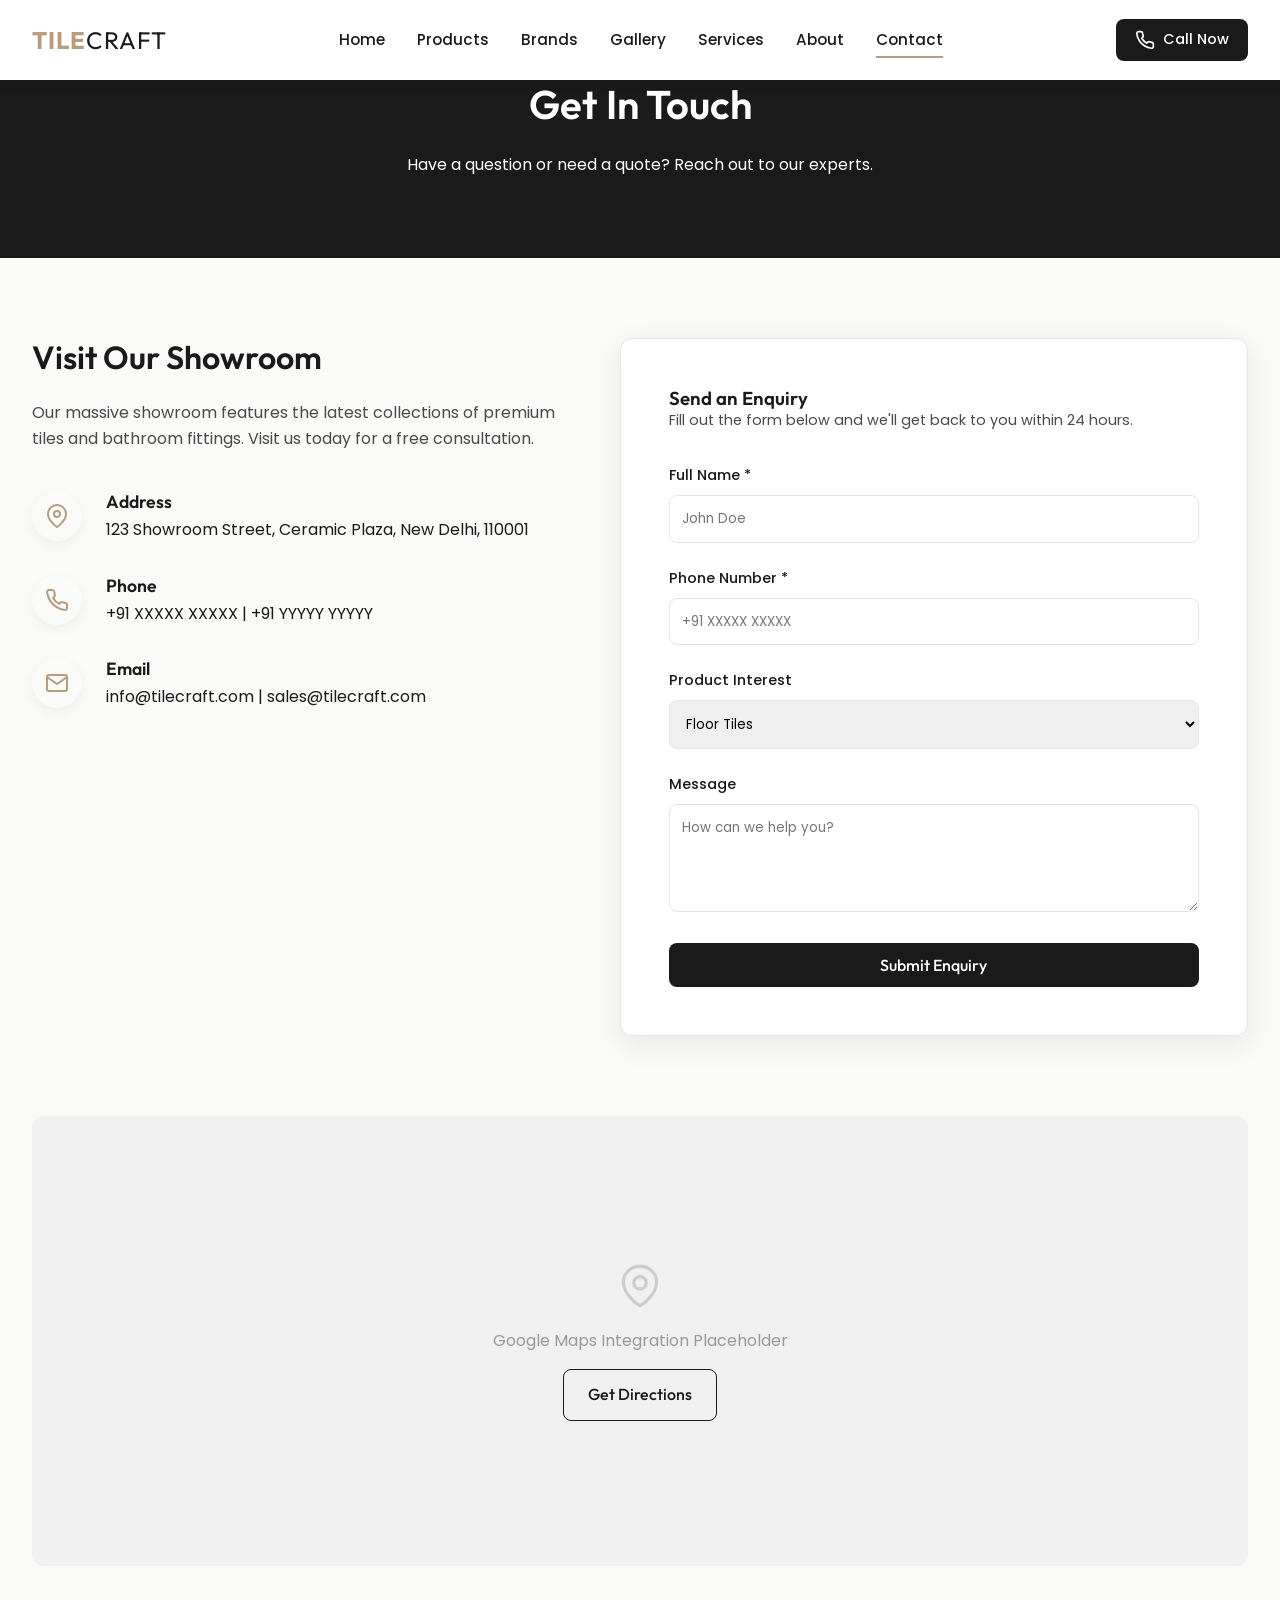
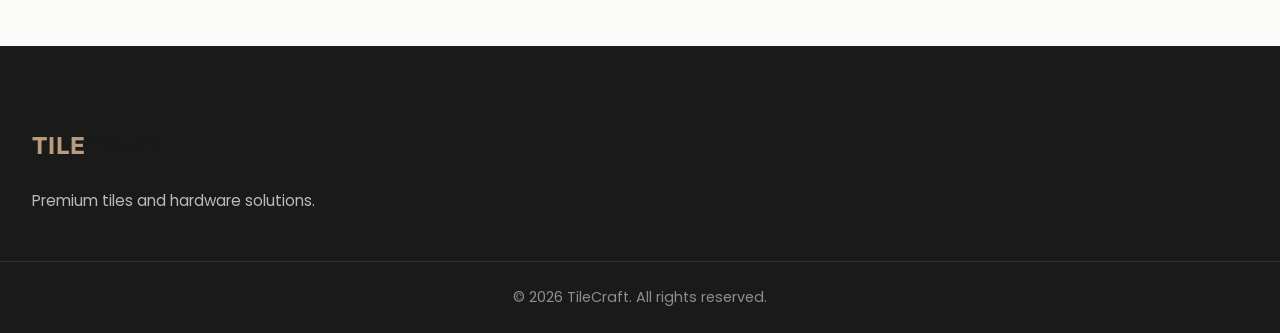
<file: contact.html>
<!DOCTYPE html>
<html lang="en">
<head>
    <meta charset="UTF-8">
    <meta name="viewport" content="width=device-width, initial-scale=1.0">
    <title>Contact Us | Visit Our Showroom | TileCraft</title>
    
    <!-- Optimized Font Loading -->
    <link rel="preconnect" href="https://fonts.googleapis.com">
    <link rel="preconnect" href="https://fonts.gstatic.com" crossorigin>
    <link href="https://fonts.googleapis.com/css2?family=Outfit:wght@300;400;500;600;700&family=Poppins:wght@300;400;500;600&display=swap" rel="stylesheet">
    
    <link rel="stylesheet" href="styles/main.css">
    <style>
        .contact-section {
            padding: var(--space-xl) 0;
            display: grid;
            grid-template-columns: 1fr 1.2fr;
            gap: 4rem;
        }

        .contact-info-block h2 {
            font-size: 2rem;
            margin-bottom: 1.5rem;
        }

        .contact-method {
            display: flex;
            gap: 1.5rem;
            margin-bottom: 2rem;
        }

        .contact-icon {
            width: 50px;
            height: 50px;
            background-color: var(--bg-primary);
            border-radius: 50%;
            display: flex;
            align-items: center;
            justify-content: center;
            color: var(--accent);
            flex-shrink: 0;
            box-shadow: var(--shadow-sm);
        }

        .contact-detail h4 {
            font-size: 1.1rem;
            margin-bottom: 0.3rem;
        }

        .contact-form-block {
            background-color: var(--bg-secondary);
            padding: var(--space-lg);
            border-radius: var(--radius-md);
            box-shadow: var(--shadow-md);
            border: 1px solid var(--border);
        }

        .form-group {
            margin-bottom: 1.5rem;
        }

        .form-group label {
            display: block;
            font-size: 0.9rem;
            font-weight: 500;
            margin-bottom: 0.5rem;
        }

        .form-control {
            width: 100%;
            padding: 0.8rem;
            border: 1px solid var(--border);
            border-radius: var(--radius-sm);
            font-family: inherit;
        }

        .form-control:focus {
            outline: none;
            border-color: var(--accent);
        }

        .map-section {
            height: 450px;
            background-color: #eee;
            border-radius: var(--radius-md);
            overflow: hidden;
            margin-bottom: var(--space-xl);
        }

        @media (max-width: 992px) {
            .contact-section { 
                grid-template-columns: 1fr; 
                gap: 3rem; 
                padding: var(--space-lg) 0;
            }
            .contact-info-block h2 { font-size: 1.8rem; }
            .map-section { height: 350px; }
        }
    </style>
</head>
<body>
    <header class="header">
        <div class="container header-content">
            <a href="index.html" class="logo">
                <span class="logo-bold">TILE</span>CRAFT
            </a>
            
            <nav class="nav">
                <ul class="nav-list">
                    <li><a href="index.html">Home</a></li>
                    <li><a href="products.html">Products</a></li>
                    <li><a href="brands.html">Brands</a></li>
                    <li><a href="gallery.html">Gallery</a></li>
                    <li><a href="services.html">Services</a></li>
                    <li><a href="about.html">About</a></li>
                    <li><a href="contact.html" class="active">Contact</a></li>
                </ul>
            </nav>

            <div class="header-actions">
                <a href="tel:+91XXXXXXXXXX" class="phone-link">
                    <svg width="20" height="20" viewBox="0 0 24 24" fill="none" stroke="currentColor" stroke-width="2"><path d="M22 16.92v3a2 2 0 0 1-2.18 2 19.79 19.79 0 0 1-8.63-3.07 19.5 19.5 0 0 1-6-6 19.79 19.79 0 0 1-3.07-8.67A2 2 0 0 1 4.11 2h3a2 2 0 0 1 2 1.72 12.84 12.84 0 0 0 .7 2.81 2 2 0 0 1-.45 2.11L8.09 9.91a16 16 0 0 0 6 6l1.27-1.27a2 2 0 0 1 2.11-.45 12.84 12.84 0 0 0 2.81.7A2 2 0 0 1 22 16.92z"></path></svg>
                    <span>Call Now</span>
                </a>
                <button class="mobile-toggle" aria-label="Toggle Menu">
                    <span></span>
                    <span></span>
                    <span></span>
                </button>
            </div>
        </div>
    </header>

    <main>
        <section class="page-header page-header-black">
            <div class="container">
                <h1 class="section-title">Get In Touch</h1>
                <p>Have a question or need a quote? Reach out to our experts.</p>
            </div>
        </section>

        <div class="container">
            <div class="contact-section">
                <div class="contact-info-block">
                    <h2>Visit Our Showroom</h2>
                    <p style="margin-bottom: 2.5rem; color: var(--text-secondary);">Our massive showroom features the latest collections of premium tiles and bathroom fittings. Visit us today for a free consultation.</p>
                    
                    <div class="contact-method">
                        <div class="contact-icon">
                            <svg width="24" height="24" viewBox="0 0 24 24" fill="none" stroke="currentColor" stroke-width="2"><path d="M21 10c0 7-9 13-9 13s-9-6-9-13a9 9 0 0 1 18 0z"></path><circle cx="12" cy="10" r="3"></circle></svg>
                        </div>
                        <div class="contact-detail">
                            <h4>Address</h4>
                            <p>123 Showroom Street, Ceramic Plaza, New Delhi, 110001</p>
                        </div>
                    </div>

                    <div class="contact-method">
                        <div class="contact-icon">
                            <svg width="24" height="24" viewBox="0 0 24 24" fill="none" stroke="currentColor" stroke-width="2"><path d="M22 16.92v3a2 2 0 0 1-2.18 2 19.79 19.79 0 0 1-8.63-3.07 19.5 19.5 0 0 1-6-6 19.79 19.79 0 0 1-3.07-8.67A2 2 0 0 1 4.11 2h3a2 2 0 0 1 2 1.72 12.84 12.84 0 0 0 .7 2.81 2 2 0 0 1-.45 2.11L8.09 9.91a16 16 0 0 0 6 6l1.27-1.27a2 2 0 0 1 2.11-.45 12.84 12.84 0 0 0 2.81.7A2 2 0 0 1 22 16.92z"></path></svg>
                        </div>
                        <div class="contact-detail">
                            <h4>Phone</h4>
                            <p>+91 XXXXX XXXXX | +91 YYYYY YYYYY</p>
                        </div>
                    </div>

                    <div class="contact-method">
                        <div class="contact-icon">
                            <svg width="24" height="24" viewBox="0 0 24 24" fill="none" stroke="currentColor" stroke-width="2"><path d="M4 4h16c1.1 0 2 .9 2 2v12c0 1.1-.9 2-2 2H4c-1.1 0-2-.9-2-2V6c0-1.1.9-2 2-2z"></path><polyline points="22,6 12,13 2,6"></polyline></svg>
                        </div>
                        <div class="contact-detail">
                            <h4>Email</h4>
                            <p>info@tilecraft.com | sales@tilecraft.com</p>
                        </div>
                    </div>
                </div>

                <div class="contact-form-block">
                    <h3>Send an Enquiry</h3>
                    <p style="margin-bottom: 2rem; font-size: 0.9rem; color: var(--text-secondary);">Fill out the form below and we'll get back to you within 24 hours.</p>
                    <form id="enquiryForm">
                        <div class="form-group">
                            <label>Full Name *</label>
                            <input type="text" class="form-control" placeholder="John Doe" required>
                        </div>
                        <div class="form-group">
                            <label>Phone Number *</label>
                            <input type="tel" class="form-control" placeholder="+91 XXXXX XXXXX" required>
                        </div>
                        <div class="form-group">
                            <label>Product Interest</label>
                            <select class="form-control">
                                <option>Floor Tiles</option>
                                <option>Wall Tiles</option>
                                <option>Sanitaryware</option>
                                <option>Faucets & Fittings</option>
                                <option>Other</option>
                            </select>
                        </div>
                        <div class="form-group">
                            <label>Message</label>
                            <textarea class="form-control" rows="4" placeholder="How can we help you?"></textarea>
                        </div>
                        <button type="submit" class="btn btn-primary w-100">Submit Enquiry</button>
                    </form>
                </div>
            </div>

            <div class="map-section">
                <!-- Google Maps Placeholder -->
                <div style="width: 100%; height: 100%; background-color: #f0f0f0; display: flex; align-items: center; justify-content: center; flex-direction: column;">
                    <svg width="50" height="50" viewBox="0 0 24 24" fill="none" stroke="#ccc" stroke-width="1.5"><path d="M12 21s-8-4.5-8-11.8A8 8 0 0 1 12 2a8 8 0 0 1 8 7.2c0 7.3-8 11.8-8 11.8z"></path><circle cx="12" cy="10" r="3"></circle></svg>
                    <p style="color: #999; margin-top: 1rem;">Google Maps Integration Placeholder</p>
                    <a href="https://maps.google.com" target="_blank" class="btn btn-outline" style="margin-top: 1rem;">Get Directions</a>
                </div>
            </div>
        </div>
    </main>

    <footer class="footer">
        <div class="container footer-grid">
            <div class="footer-brand">
                <a href="index.html" class="logo"><span class="logo-bold">TILE</span>CRAFT</a>
                <p>Premium tiles and hardware solutions.</p>
            </div>
        </div>
        <div class="footer-bottom text-center">
            <p>&copy; 2026 TileCraft. All rights reserved.</p>
        </div>
    </footer>

    <!-- Mobile Action Bar -->
    <div class="mobile-bar">
        <a href="index.html" class="mobile-item">
            <svg viewBox="0 0 24 24" fill="none" stroke="currentColor" stroke-width="2"><path d="M3 9l9-7 9 7v11a2 2 0 0 1-2 2H5a2 2 0 0 1-2-2z"></path><polyline points="9 22 9 12 15 12 15 22"></polyline></svg>
            <span>Home</span>
        </a>
        <a href="products.html" class="mobile-item">
            <svg viewBox="0 0 24 24" fill="none" stroke="currentColor" stroke-width="2"><rect x="3" y="3" width="7" height="7"></rect><rect x="14" y="3" width="7" height="7"></rect><rect x="14" y="14" width="7" height="7"></rect><rect x="3" y="14" width="7" height="7"></rect></svg>
            <span>Catalog</span>
        </a>
        <a href="tel:+91XXXXXXXXXX" class="mobile-item">
            <svg viewBox="0 0 24 24" fill="none" stroke="currentColor" stroke-width="2"><path d="M22 16.92v3a2 2 0 0 1-2.18 2 19.79 19.79 0 0 1-8.63-3.07 19.5 19.5 0 0 1-6-6 19.79 19.79 0 0 1-3.07-8.67A2 2 0 0 1 4.11 2h3a2 2 0 0 1 2 1.72 12.84 12.84 0 0 0 .7 2.81 2 2 0 0 1-.45 2.11L8.09 9.91a16 16 0 0 0 6 6l1.27-1.27a2 2 0 0 1 2.11-.45 12.84 12.84 0 0 0 2.81.7A2 2 0 0 1 22 16.92z"></path></svg>
            <span>Call</span>
        </a>
    </div>

    <script src="scripts/main.js"></script>
    <script>
        // Form submission logic
        const contactForm = document.getElementById('enquiryForm');
        if (contactForm) {
            contactForm.addEventListener('submit', (e) => {
                e.preventDefault();
                alert('Thank you! Your enquiry has been received. We will contact you shortly.');
                contactForm.reset();
            });
        }
    </script>
    <div class="nav-overlay"></div>
</body>
</html>
</file>
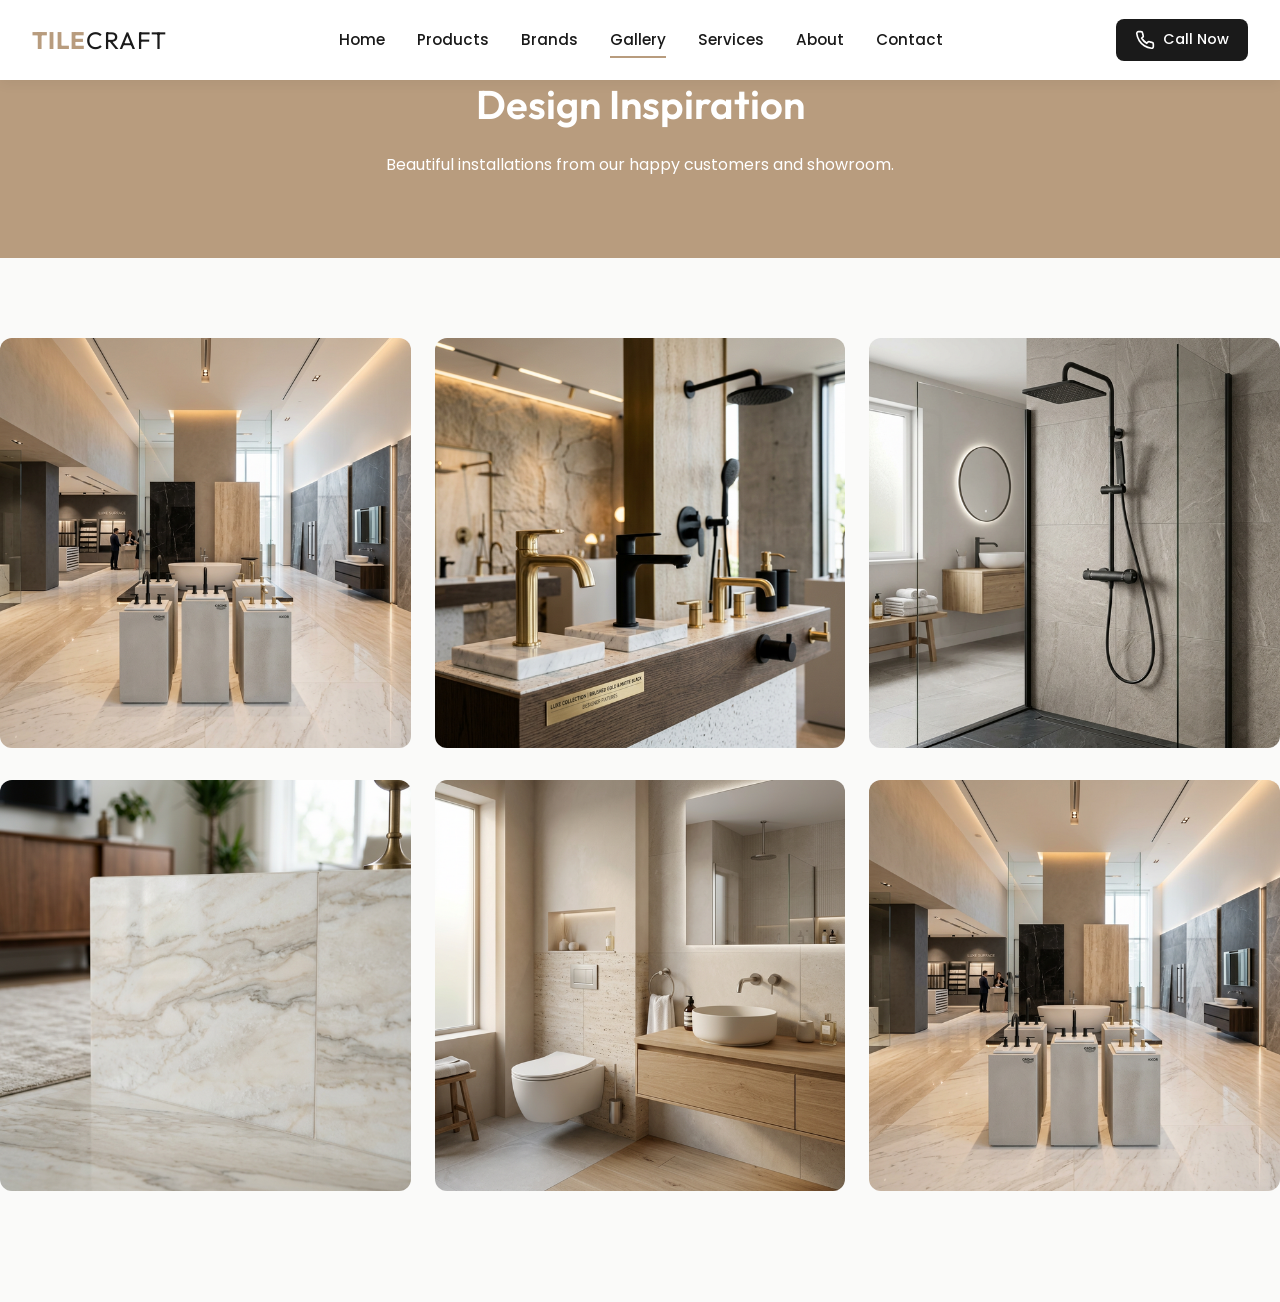
<file: gallery.html>
<!DOCTYPE html>
<html lang="en">

<head>
    <meta charset="UTF-8">
    <meta name="viewport" content="width=device-width, initial-scale=1.0">
    <title>Inspiration Gallery | TileCraft Designs</title>

    <!-- Optimized Font Loading -->
    <link rel="preconnect" href="https://fonts.googleapis.com">
    <link rel="preconnect" href="https://fonts.gstatic.com" crossorigin>
    <link
        href="https://fonts.googleapis.com/css2?family=Outfit:wght@300;400;500;600;700&family=Poppins:wght@300;400;500;600&display=swap"
        rel="stylesheet">

    <link rel="stylesheet" href="styles/main.css">
    <style>
        .gallery-container {
            padding: var(--space-xl) 0;
            columns: 3 300px;
            gap: 1.5rem;
        }

        .gallery-item {
            display: inline-block;
            width: 100%;
            margin-bottom: 1.5rem;
            border-radius: var(--radius-md);
            overflow: hidden;
            position: relative;
        }

        .gallery-item img {
            width: 100%;
            display: block;
            transition: var(--transition);
        }

        .gallery-item:hover img {
            transform: scale(1.05);
        }

        .gallery-overlay {
            position: absolute;
            top: 0;
            left: 0;
            width: 100%;
            height: 100%;
            background: rgba(0, 0, 0, 0.4);
            display: flex;
            align-items: center;
            justify-content: center;
            opacity: 0;
            transition: var(--transition);
        }

        .gallery-item:hover .gallery-overlay {
            opacity: 1;
        }

        .gallery-caption {
            color: white;
            font-weight: 600;
            padding: 1rem;
            text-align: center;
        }
    </style>
</head>

<body>
    <header class="header">
        <div class="container header-content">
            <a href="index.html" class="logo">
                <span class="logo-bold">TILE</span>CRAFT
            </a>

            <nav class="nav">
                <ul class="nav-list">
                    <li><a href="index.html">Home</a></li>
                    <li><a href="products.html">Products</a></li>
                    <li><a href="brands.html">Brands</a></li>
                    <li><a href="gallery.html" class="active">Gallery</a></li>
                    <li><a href="services.html">Services</a></li>
                    <li><a href="about.html">About</a></li>
                    <li><a href="contact.html">Contact</a></li>
                </ul>
            </nav>

            <div class="header-actions">
                <a href="tel:+91XXXXXXXXXX" class="phone-link">
                    <svg width="20" height="20" viewBox="0 0 24 24" fill="none" stroke="currentColor" stroke-width="2">
                        <path
                            d="M22 16.92v3a2 2 0 0 1-2.18 2 19.79 19.79 0 0 1-8.63-3.07 19.5 19.5 0 0 1-6-6 19.79 19.79 0 0 1-3.07-8.67A2 2 0 0 1 4.11 2h3a2 2 0 0 1 2 1.72 12.84 12.84 0 0 0 .7 2.81 2 2 0 0 1-.45 2.11L8.09 9.91a16 16 0 0 0 6 6l1.27-1.27a2 2 0 0 1 2.11-.45 12.84 12.84 0 0 0 2.81.7A2 2 0 0 1 22 16.92z">
                        </path>
                    </svg>
                    <span>Call Now</span>
                </a>
                <button class="mobile-toggle" aria-label="Toggle Menu">
                    <span></span>
                    <span></span>
                    <span></span>
                </button>
            </div>
        </div>
    </header>

    <main>
        <section class="page-header page-header-skin">
            <div class="container">
                <h1 class="section-title">Design Inspiration</h1>
                <p>Beautiful installations from our happy customers and showroom.</p>
            </div>
        </section>

        <div class="container gallery-container">
            <div class="gallery-item">
                <img src="assets/hero_showroom.png" alt="Modern Living Room">
                <div class="gallery-overlay"><span class="gallery-caption">Luxury Living</span></div>
            </div>
            <div class="gallery-item">
                <img src="assets/categories/floor_tiles.png" alt="Marble Floor">
                <div class="gallery-overlay"><span class="gallery-caption">Italian Marble Feel</span></div>
            </div>
            <div class="gallery-item">
                <img src="assets/categories/faucets.png" alt="Gold Hardware">
                <div class="gallery-overlay"><span class="gallery-caption">Matte Finish Faucets</span></div>
            </div>
            <div class="gallery-item">
                <img src="assets/categories/sanitaryware.png" alt="Modern Bathroom">
                <div class="gallery-overlay"><span class="gallery-caption">Minimalist Sanitaryware</span></div>
            </div>
            <div class="gallery-item">
                <img src="assets/categories/shower_system.png" alt="Shower Setup">
                <div class="gallery-overlay"><span class="gallery-caption">Rain Shower Bliss</span></div>
            </div>
            <div class="gallery-item">
                <img src="assets/hero_showroom.png" alt="Kitchen Backsplash">
                <div class="gallery-overlay"><span class="gallery-caption">Stunning Kitchens</span></div>
            </div>
        </div>
    </main>

    <!-- Mobile Action Bar -->
    <div class="mobile-bar">
        <a href="index.html" class="mobile-item">
            <svg viewBox="0 0 24 24" fill="none" stroke="currentColor" stroke-width="2">
                <path d="M3 9l9-7 9 7v11a2 2 0 0 1-2 2H5a2 2 0 0 1-2-2z"></path>
                <polyline points="9 22 9 12 15 12 15 22"></polyline>
            </svg>
            <span>Home</span>
        </a>
        <a href="products.html" class="mobile-item">
            <svg viewBox="0 0 24 24" fill="none" stroke="currentColor" stroke-width="2">
                <rect x="3" y="3" width="7" height="7"></rect>
                <rect x="14" y="3" width="7" height="7"></rect>
                <rect x="14" y="14" width="7" height="7"></rect>
                <rect x="3" y="14" width="7" height="7"></rect>
            </svg>
            <span>Catalog</span>
        </a>
        <a href="tel:+91XXXXXXXXXX" class="mobile-item">
            <svg viewBox="0 0 24 24" fill="none" stroke="currentColor" stroke-width="2">
                <path
                    d="M22 16.92v3a2 2 0 0 1-2.18 2 19.79 19.79 0 0 1-8.63-3.07 19.5 19.5 0 0 1-6-6 19.79 19.79 0 0 1-3.07-8.67A2 2 0 0 1 4.11 2h3a2 2 0 0 1 2 1.72 12.84 12.84 0 0 0 .7 2.81 2 2 0 0 1-.45 2.11L8.09 9.91a16 16 0 0 0 6 6l1.27-1.27a2 2 0 0 1 2.11-.45 12.84 12.84 0 0 0 2.81.7A2 2 0 0 1 22 16.92z">
                </path>
            </svg>
            <span>Call</span>
        </a>
    </div>

    <script src="scripts/main.js"></script>
    <div class="nav-overlay"></div>
</body>

</html>
</file>
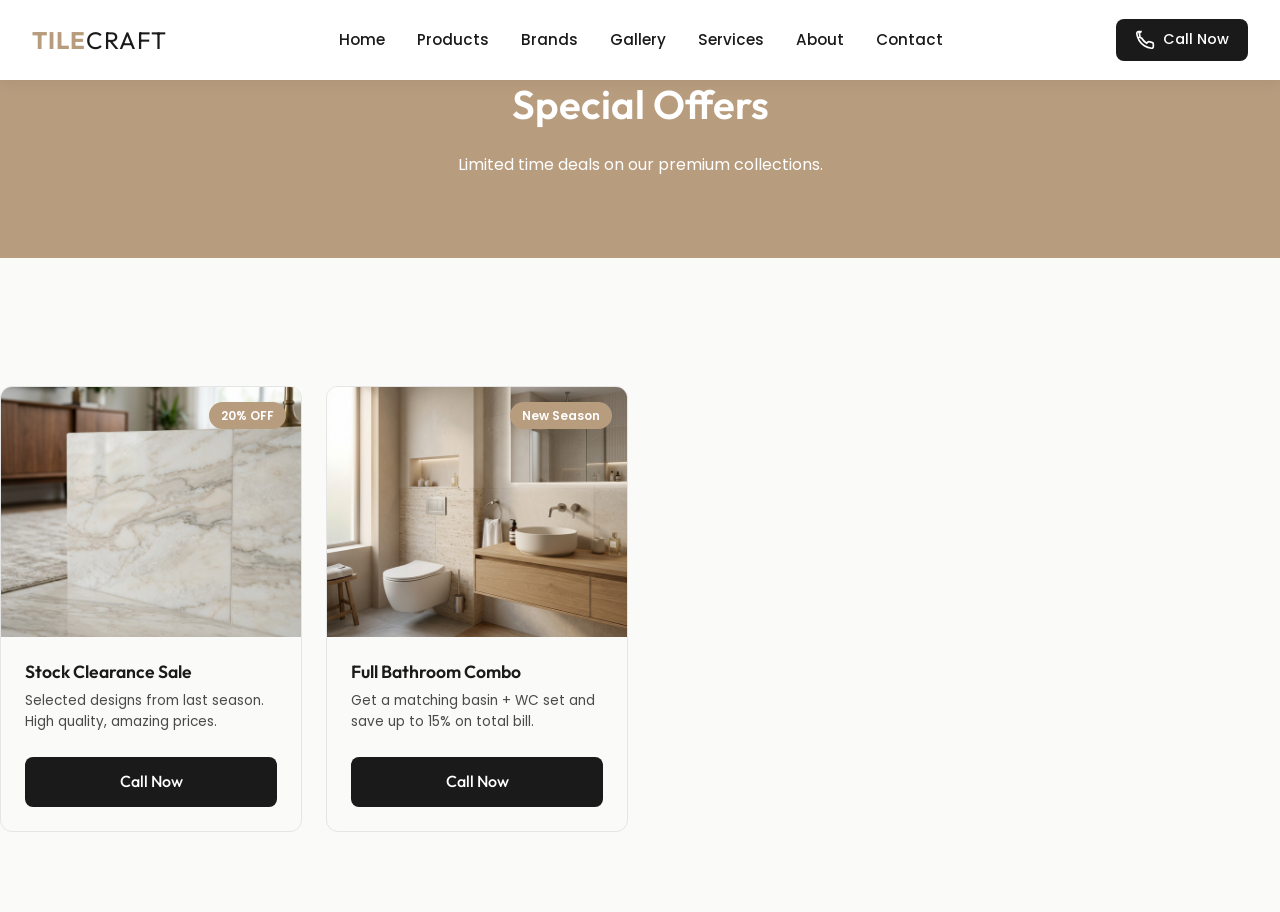
<file: offers.html>
<!DOCTYPE html>
<html lang="en">
<head>
    <meta charset="UTF-8">
    <meta name="viewport" content="width=device-width, initial-scale=1.0">
    <title>Latest Offers & Deals | TileCraft</title>
    
    <!-- Optimized Font Loading -->
    <link rel="preconnect" href="https://fonts.googleapis.com">
    <link rel="preconnect" href="https://fonts.gstatic.com" crossorigin>
    <link href="https://fonts.googleapis.com/css2?family=Outfit:wght@300;400;500;600;700&family=Poppins:wght@300;400;500;600&display=swap" rel="stylesheet">
    
    <link rel="stylesheet" href="styles/main.css">
</head>
<body>
    <header class="header">
        <div class="container header-content">
            <a href="index.html" class="logo">
                <span class="logo-bold">TILE</span>CRAFT
            </a>
            
            <nav class="nav">
                <ul class="nav-list">
                    <li><a href="index.html">Home</a></li>
                    <li><a href="products.html">Products</a></li>
                    <li><a href="brands.html">Brands</a></li>
                    <li><a href="gallery.html">Gallery</a></li>
                    <li><a href="services.html">Services</a></li>
                    <li><a href="about.html">About</a></li>
                    <li><a href="contact.html">Contact</a></li>
                </ul>
            </nav>

            <div class="header-actions">
                <a href="tel:+91XXXXXXXXXX" class="phone-link">
                    <svg width="20" height="20" viewBox="0 0 24 24" fill="none" stroke="currentColor" stroke-width="2"><path d="M22 16.92v3a2 2 0 0 1-2.18 2 19.79 19.79 0 0 1-8.63-3.07 19.5 19.5 0 0 1-6-6 19.79 19.79 0 0 1-3.07-8.67A2 2 0 0 1 4.11 2h3a2 2 0 0 1-2 1.72 12.84 12.84 0 0 0 .7 2.81 2 2 0 0 1-.45 2.11L8.09 9.91a16 16 0 0 0 6 6l1.27-1.27a2 2 0 0 1 2.11-.45 12.84 12.84 0 0 0 2.81.7A2 2 0 0 1 22 16.92z"></path></svg>
                    <span>Call Now</span>
                </a>
                <button class="mobile-toggle" aria-label="Toggle Menu">
                    <span></span>
                    <span></span>
                    <span></span>
                </button>
            </div>
        </div>
    </header>

    <main>
        <section class="page-header page-header-skin">
            <div class="container">
                <h1 class="section-title">Special Offers</h1>
                <p>Limited time deals on our premium collections.</p>
            </div>
        </section>

        <section class="container section-padding">
            <div class="product-grid">
                <div class="product-card">
                    <div class="product-img">
                        <img src="assets/categories/floor_tiles.png" alt="Offer 1">
                        <span class="product-tag">20% OFF</span>
                    </div>
                    <div class="product-content">
                        <h3>Stock Clearance Sale</h3>
                        <p class="product-meta">Selected designs from last season. High quality, amazing prices.</p>
                        <a href="tel:+91XXXXXXXXXX" class="btn btn-primary w-100">Call Now</a>
                    </div>
                </div>

                <div class="product-card">
                    <div class="product-img">
                        <img src="assets/categories/sanitaryware.png" alt="Offer 2">
                        <span class="product-tag">New Season</span>
                    </div>
                    <div class="product-content">
                        <h3>Full Bathroom Combo</h3>
                        <p class="product-meta">Get a matching basin + WC set and save up to 15% on total bill.</p>
                        <a href="tel:+91XXXXXXXXXX" class="btn btn-primary w-100">Call Now</a>
                    </div>
                </div>
            </div>
        </section>
    </main>

    <!-- Mobile Action Bar -->
    <div class="mobile-bar">
        <a href="index.html" class="mobile-item">
            <svg viewBox="0 0 24 24" fill="none" stroke="currentColor" stroke-width="2"><path d="M3 9l9-7 9 7v11a2 2 0 0 1-2 2H5a2 2 0 0 1-2-2z"></path><polyline points="9 22 9 12 15 12 15 22"></polyline></svg>
            <span>Home</span>
        </a>
        <a href="products.html" class="mobile-item">
            <svg viewBox="0 0 24 24" fill="none" stroke="currentColor" stroke-width="2"><rect x="3" y="3" width="7" height="7"></rect><rect x="14" y="3" width="7" height="7"></rect><rect x="14" y="14" width="7" height="7"></rect><rect x="3" y="14" width="7" height="7"></rect></svg>
            <span>Catalog</span>
        </a>
        <a href="tel:+91XXXXXXXXXX" class="mobile-item">
            <svg viewBox="0 0 24 24" fill="none" stroke="currentColor" stroke-width="2"><path d="M22 16.92v3a2 2 0 0 1-2.18 2 19.79 19.79 0 0 1-8.63-3.07 19.5 19.5 0 0 1-6-6 19.79 19.79 0 0 1-3.07-8.67A2 2 0 0 1 4.11 2h3a2 2 0 0 1 2 1.72 12.84 12.84 0 0 0 .7 2.81 2 2 0 0 1-.45 2.11L8.09 9.91a16 16 0 0 0 6 6l1.27-1.27a2 2 0 0 1 2.11-.45 12.84 12.84 0 0 0 2.81.7A2 2 0 0 1 22 16.92z"></path></svg>
            <span>Call</span>
        </a>
    </div>

    <script src="scripts/main.js"></script>
    <div class="nav-overlay"></div>
</body>
</html>
</file>
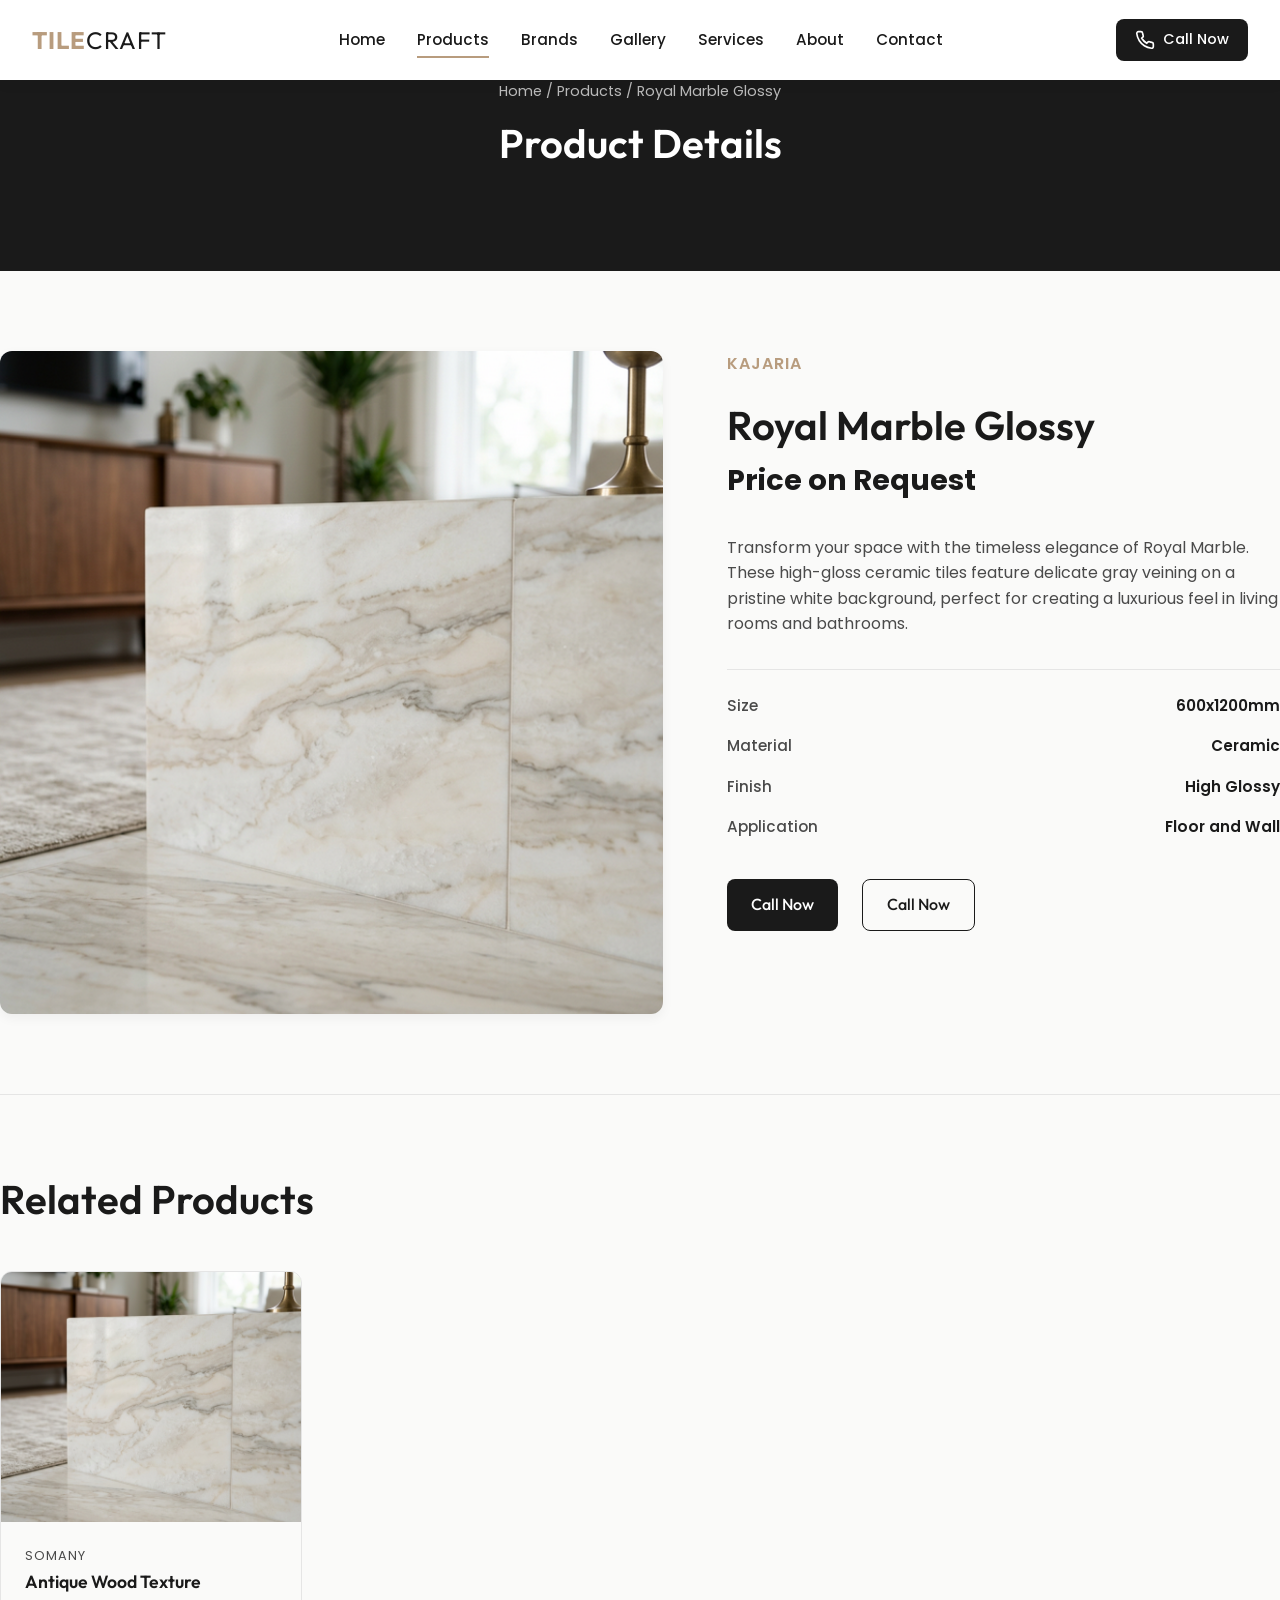
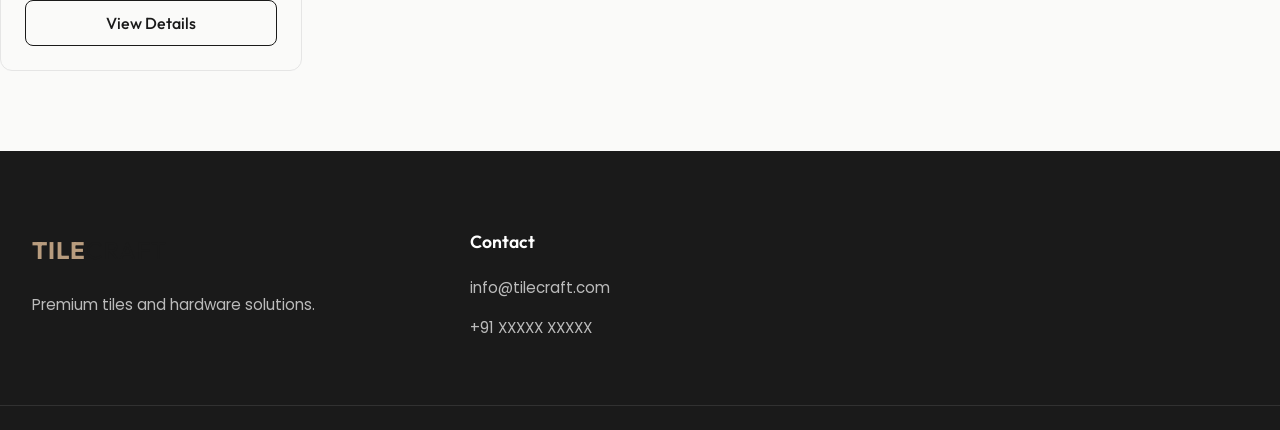
<file: product-detail.html>
<!DOCTYPE html>
<html lang="en">

<head>
    <meta charset="UTF-8">
    <meta name="viewport" content="width=device-width, initial-scale=1.0">
    <title>Royal Marble Glossy | TileCraft Products</title>

    <!-- Optimized Font Loading -->
    <link rel="preconnect" href="https://fonts.googleapis.com">
    <link rel="preconnect" href="https://fonts.gstatic.com" crossorigin>
    <link
        href="https://fonts.googleapis.com/css2?family=Outfit:wght@300;400;500;600;700&family=Poppins:wght@300;400;500;600&display=swap"
        rel="stylesheet">

    <link rel="stylesheet" href="styles/main.css">
    <style>
        .product-detail {
            padding: var(--space-xl) 0;
        }

        .detail-grid {
            display: grid;
            grid-template-columns: 1.2fr 1fr;
            gap: 4rem;
        }

        .detail-gallery img {
            width: 100%;
            border-radius: var(--radius-md);
            box-shadow: var(--shadow-sm);
        }

        .detail-info h1 {
            font-size: 2.5rem;
            margin-bottom: 0.5rem;
        }

        .detail-brand {
            color: var(--accent);
            font-weight: 600;
            text-transform: uppercase;
            letter-spacing: 1px;
            margin-bottom: 1.5rem;
            display: block;
        }

        .detail-price {
            font-size: 1.8rem;
            font-weight: 700;
            color: var(--text-primary);
            margin-bottom: 2rem;
        }

        .detail-specs {
            margin-bottom: 2.5rem;
            border-top: 1px solid var(--border);
            padding-top: 1.5rem;
        }

        .spec-item {
            display: flex;
            justify-content: space-between;
            margin-bottom: 1rem;
            font-size: 0.95rem;
        }

        .spec-label {
            color: var(--text-secondary);
            font-weight: 500;
        }

        .spec-value {
            font-weight: 600;
        }

        .detail-actions {
            display: flex;
            gap: 1.5rem;
        }

        .related-section {
            padding: var(--space-xl) 0;
            border-top: 1px solid var(--border);
        }

        @media (max-width: 992px) {
            .detail-grid {
                grid-template-columns: 1fr;
                gap: 2rem;
            }
        }
    </style>
</head>

<body>
    <!-- Header -->
    <header class="header">
        <div class="container header-content">
            <a href="index.html" class="logo">
                <span class="logo-bold">TILE</span>CRAFT
            </a>

            <nav class="nav">
                <ul class="nav-list">
                    <li><a href="index.html">Home</a></li>
                    <li><a href="products.html" class="active">Products</a></li>
                    <li><a href="brands.html">Brands</a></li>
                    <li><a href="gallery.html">Gallery</a></li>
                    <li><a href="services.html">Services</a></li>
                    <li><a href="about.html">About</a></li>
                    <li><a href="contact.html">Contact</a></li>
                </ul>
            </nav>

            <div class="header-actions">
                <a href="tel:+91XXXXXXXXXX" class="phone-link">
                    <svg width="20" height="20" viewBox="0 0 24 24" fill="none" stroke="currentColor" stroke-width="2">
                        <path
                            d="M22 16.92v3a2 2 0 0 1-2.18 2 19.79 19.79 0 0 1-8.63-3.07 19.5 19.5 0 0 1-6-6 19.79 19.79 0 0 1-3.07-8.67A2 2 0 0 1 4.11 2h3a2 2 0 0 1 2 1.72 12.84 12.84 0 0 0 .7 2.81 2 2 0 0 1-.45 2.11L8.09 9.91a16 16 0 0 0 6 6l1.27-1.27a2 2 0 0 1 2.11-.45 12.84 12.84 0 0 0 2.81.7A2 2 0 0 1 22 16.92z">
                        </path>
                    </svg>
                    <span>Call Now</span>
                </a>
                <button class="mobile-toggle" aria-label="Toggle Menu">
                    <span></span>
                    <span></span>
                    <span></span>
                </button>
            </div>
        </div>
    </header>

    <main>
        <section class="page-header page-header-black">
            <div class="container">
                <nav class="breadcrumb" style="font-size: 0.9rem; color: rgba(255,255,255,0.7); margin-bottom: 1rem;">
                    <a href="index.html" style="color: inherit;">Home</a> / <a href="products.html"
                        style="color: inherit;">Products</a> / Royal Marble Glossy
                </nav>
                <h1 class="section-title">Product Details</h1>
            </div>
        </section>

        <section class="product-detail">
            <div class="detail-grid">
                <div class="detail-gallery">
                    <img src="assets/categories/floor_tiles.png" alt="Royal Marble Glossy">
                </div>
                <div class="detail-info">
                    <span class="detail-brand">Kajaria</span>
                    <h1>Royal Marble Glossy</h1>
                    <p class="detail-price">Price on Request</p>

                    <p style="margin-bottom: 2rem; color: var(--text-secondary);">Transform your space with the timeless
                        elegance of Royal Marble. These high-gloss ceramic tiles feature delicate gray veining on a
                        pristine white background, perfect for creating a luxurious feel in living rooms and bathrooms.
                    </p>

                    <div class="detail-specs">
                        <div class="spec-item">
                            <span class="spec-label">Size</span>
                            <span class="spec-value">600x1200mm</span>
                        </div>
                        <div class="spec-item">
                            <span class="spec-label">Material</span>
                            <span class="spec-value">Ceramic</span>
                        </div>
                        <div class="spec-item">
                            <span class="spec-label">Finish</span>
                            <span class="spec-value">High Glossy</span>
                        </div>
                        <div class="spec-item">
                            <span class="spec-label">Application</span>
                            <span class="spec-value">Floor and Wall</span>
                        </div>
                    </div>

                    <div class="detail-actions">
                        <a href="tel:+91XXXXXXXXXX" class="btn btn-primary" target="_blank">Call Now</a>
                        <a href="contact.html" class="btn btn-outline">Call Now</a>
                    </div>
                </div>
            </div>
        </section>

        <section class="related-section">
            <h2 class="section-title">Related Products</h2>
            <div class="product-grid">
                <!-- Related products placeholders -->
                <article class="product-card">
                    <div class="product-img">
                        <img src="assets/categories/floor_tiles.png" alt="Antique Wood Tile">
                    </div>
                    <div class="product-content">
                        <span class="product-brand">Somany</span>
                        <h3>Antique Wood Texture</h3>
                        <button class="btn btn-outline w-100">View Details</button>
                    </div>
                </article>
            </div>
        </section>
        </div>
    </main>

    <!-- Footer -->
    <footer class="footer">
        <div class="container footer-grid">
            <div class="footer-brand">
                <a href="index.html" class="logo"><span class="logo-bold">TILE</span>CRAFT</a>
                <p>Premium tiles and hardware solutions.</p>
            </div>
            <div class="footer-contact">
                <h4>Contact</h4>
                <p>info@tilecraft.com</p>
                <p>+91 XXXXX XXXXX</p>
            </div>
        </div>
    </footer>

    <!-- Mobile Action Bar -->
    <div class="mobile-bar">
        <a href="index.html" class="mobile-item">
            <svg viewBox="0 0 24 24" fill="none" stroke="currentColor" stroke-width="2">
                <path d="M3 9l9-7 9 7v11a2 2 0 0 1-2 2H5a2 2 0 0 1-2-2z"></path>
                <polyline points="9 22 9 12 15 12 15 22"></polyline>
            </svg>
            <span>Home</span>
        </a>
        <a href="products.html" class="mobile-item active">
            <svg viewBox="0 0 24 24" fill="none" stroke="currentColor" stroke-width="2">
                <rect x="3" y="3" width="7" height="7"></rect>
                <rect x="14" y="3" width="7" height="7"></rect>
                <rect x="14" y="14" width="7" height="7"></rect>
                <rect x="3" y="14" width="7" height="7"></rect>
            </svg>
            <span>Catalog</span>
        </a>
        <a href="tel:+91XXXXXXXXXX" class="mobile-item">
            <svg viewBox="0 0 24 24" fill="none" stroke="currentColor" stroke-width="2">
                <path
                    d="M22 16.92v3a2 2 0 0 1-2.18 2 19.79 19.79 0 0 1-8.63-3.07 19.5 19.5 0 0 1-6-6 19.79 19.79 0 0 1-3.07-8.67A2 2 0 0 1 4.11 2h3a2 2 0 0 1 2 1.72 12.84 12.84 0 0 0 .7 2.81 2 2 0 0 1-.45 2.11L8.09 9.91a16 16 0 0 0 6 6l1.27-1.27a2 2 0 0 1 2.11-.45 12.84 12.84 0 0 0 2.81.7A2 2 0 0 1 22 16.92z">
                </path>
            </svg>
            <span>Call</span>
        </a>
    </div>

    <script src="scripts/main.js"></script>
    <div class="nav-overlay"></div>
</body>

</html>
</file>
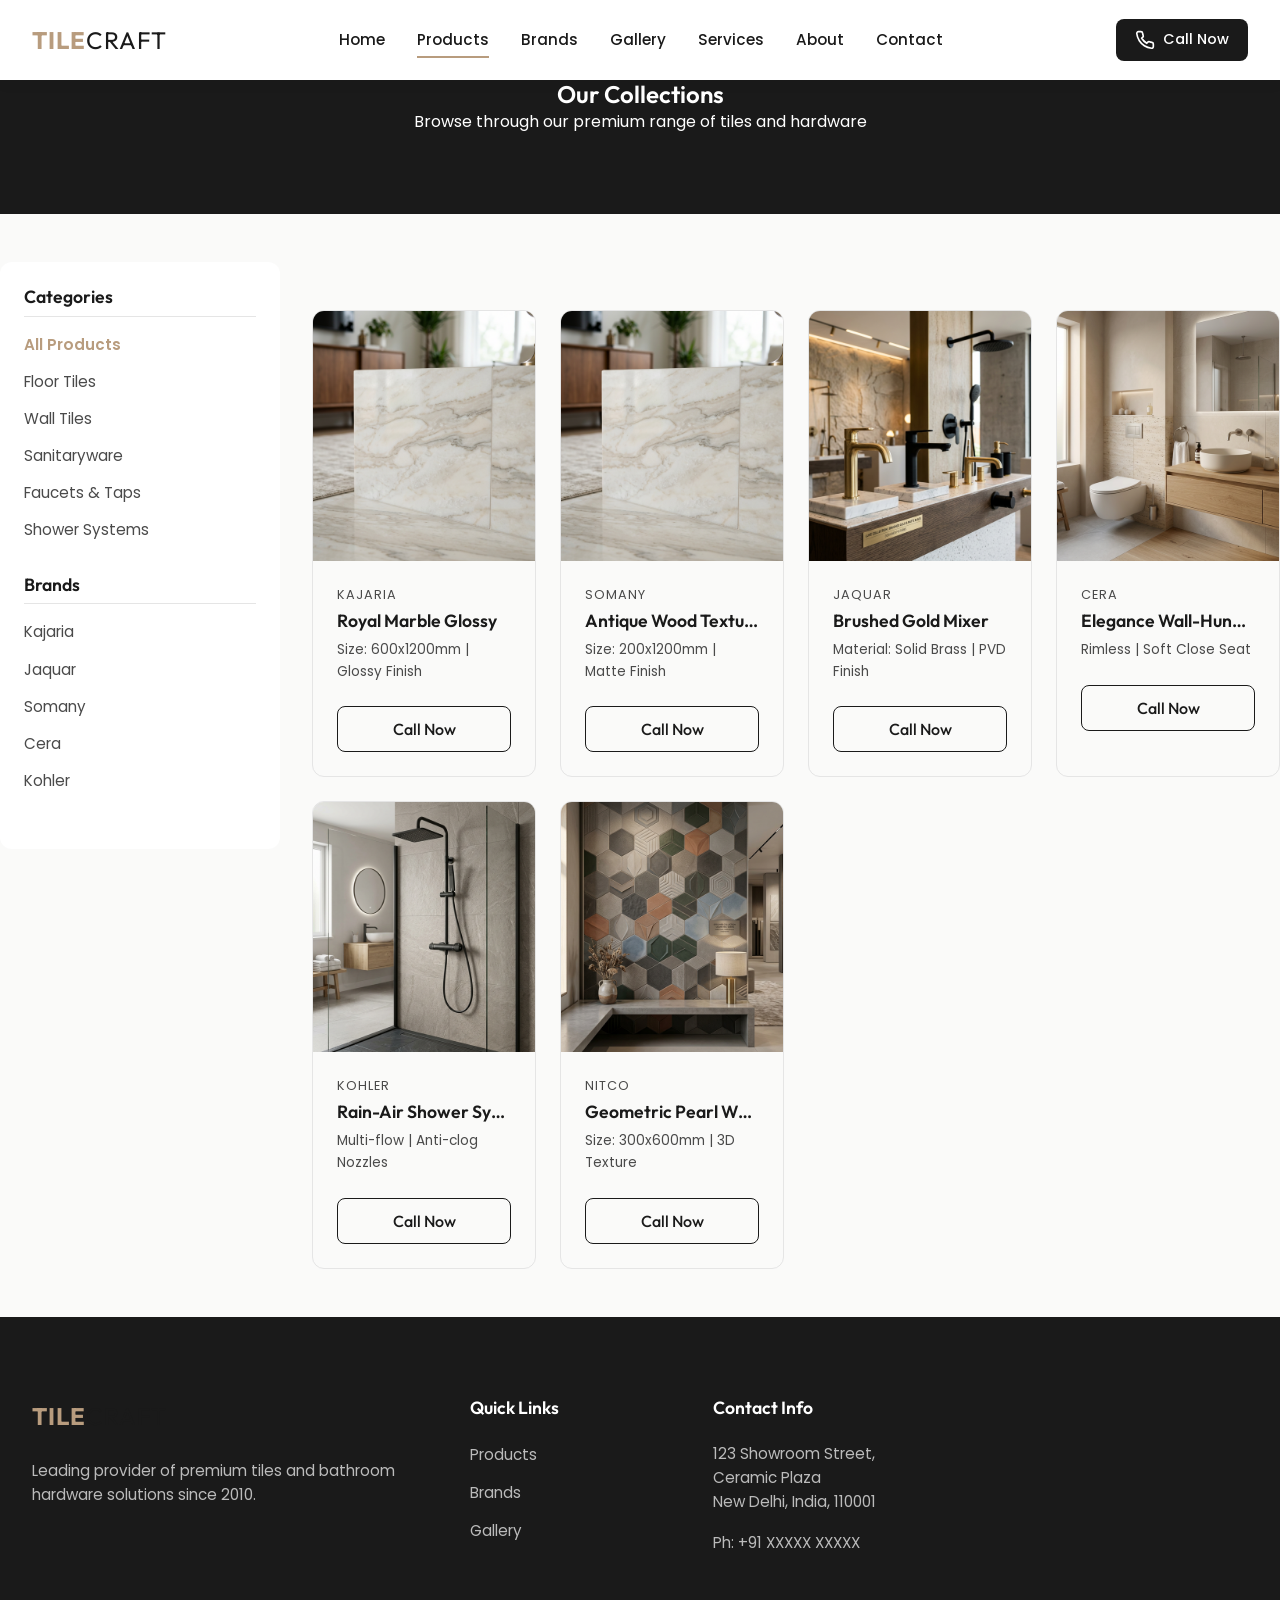
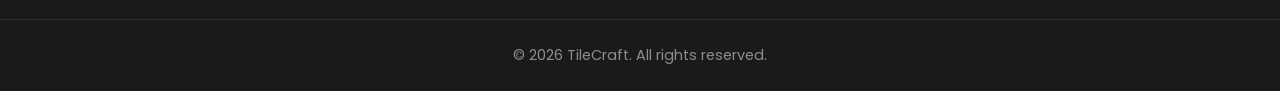
<file: products.html>
<!DOCTYPE html>
<html lang="en">

<head>
    <meta charset="UTF-8">
    <meta name="viewport" content="width=device-width, initial-scale=1.0">
    <title>Our Collections | TileCraft Premium Products</title>
    <meta name="description"
        content="Browse our extensive collection of premium tiles, sanitaryware, and bathroom hardware. Filter by category and brand.">

    <!-- Optimized Font Loading -->
    <link rel="preconnect" href="https://fonts.googleapis.com">
    <link rel="preconnect" href="https://fonts.gstatic.com" crossorigin>
    <link
        href="https://fonts.googleapis.com/css2?family=Outfit:wght@300;400;500;600;700&family=Poppins:wght@300;400;500;600&display=swap"
        rel="stylesheet">

    <link rel="stylesheet" href="styles/main.css">
    <style>
        .products-section {
            display: flex;
            gap: 2rem;
            padding: var(--space-lg) 0;
        }

        .filter-sidebar {
            width: 280px;
            flex-shrink: 0;
            background-color: var(--bg-secondary);
            padding: var(--space-md);
            border-radius: var(--radius-md);
            height: fit-content;
        }

        .product-listing {
            flex-grow: 1;
        }

        .filter-group {
            margin-bottom: 2rem;
        }

        .filter-group h4 {
            font-size: 1.1rem;
            margin-bottom: 1rem;
            border-bottom: 1px solid var(--border);
            padding-bottom: 0.5rem;
        }

        .filter-list li {
            margin-bottom: 0.8rem;
        }

        .filter-list a {
            font-size: 0.95rem;
            color: var(--text-secondary);
            display: flex;
            align-items: center;
            justify-content: space-between;
        }

        .filter-list a:hover,
        .filter-list a.active {
            color: var(--accent);
            font-weight: 600;
        }

        @media (max-width: 992px) {
            .products-section {
                flex-direction: column;
                gap: 2rem;
            }

            .filter-sidebar {
                width: 100%;
                display: none;
                /* Hidden on mobile by default, shown via FAB/Drawer */
            }
        }
    </style>
</head>

<body>
    <!-- Header -->
    <header class="header sticky">
        <div class="container header-content">
            <a href="index.html" class="logo">
                <span class="logo-bold">TILE</span>CRAFT
            </a>

            <nav class="nav">
                <ul class="nav-list">
                    <li><a href="index.html">Home</a></li>
                    <li><a href="products.html" class="active">Products</a></li>
                    <li><a href="brands.html">Brands</a></li>
                    <li><a href="gallery.html">Gallery</a></li>
                    <li><a href="services.html">Services</a></li>
                    <li><a href="about.html">About</a></li>
                    <li><a href="contact.html">Contact</a></li>
                </ul>
            </nav>

            <div class="header-actions">
                <a href="tel:+91XXXXXXXXXX" class="phone-link">
                    <svg width="20" height="20" viewBox="0 0 24 24" fill="none" stroke="currentColor" stroke-width="2">
                        <path
                            d="M22 16.92v3a2 2 0 0 1-2.18 2 19.79 19.79 0 0 1-8.63-3.07 19.5 19.5 0 0 1-6-6 19.79 19.79 0 0 1-3.07-8.67A2 2 0 0 1 4.11 2h3a2 2 0 0 1 2 1.72 12.84 12.84 0 0 0 .7 2.81 2 2 0 0 1-.45 2.11L8.09 9.91a16 16 0 0 0 6 6l1.27-1.27a2 2 0 0 1 2.11-.45 12.84 12.84 0 0 0 2.81.7A2 2 0 0 1 22 16.92z">
                        </path>
                    </svg>
                    <span>Call Now</span>
                </a>
                <button class="mobile-toggle" aria-label="Toggle Menu">
                    <span></span>
                    <span></span>
                    <span></span>
                </button>
            </div>
        </div>
    </header>

    <main>
        <section class="page-header page-header-black">
            <div class="container">
                <h1>Our Collections</h1>
                <p>Browse through our premium range of tiles and hardware</p>
            </div>
        </section>

        <section class="container products-section">
            <aside class="filter-sidebar">
                <div class="filter-group">
                    <h4>Categories</h4>
                    <ul class="filter-list">
                        <li><a href="#" class="active" data-filter="all">All Products</a></li>
                        <li><a href="#" data-filter="floor">Floor Tiles</a></li>
                        <li><a href="#" data-filter="wall">Wall Tiles</a></li>
                        <li><a href="#" data-filter="sanitaryware">Sanitaryware</a></li>
                        <li><a href="#" data-filter="faucets">Faucets &amp; Taps</a></li>
                        <li><a href="#" data-filter="shower">Shower Systems</a></li>
                    </ul>
                </div>

                <div class="filter-group">
                    <h4>Brands</h4>
                    <ul class="filter-list">
                        <li><a href="#" data-filter="kajaria">Kajaria</a></li>
                        <li><a href="#" data-filter="jaquar">Jaquar</a></li>
                        <li><a href="#" data-filter="somany">Somany</a></li>
                        <li><a href="#" data-filter="cera">Cera</a></li>
                        <li><a href="#" data-filter="kohler">Kohler</a></li>
                    </ul>
                </div>
            </aside>

            <div class="product-listing">
                <div class="product-grid">
                    <!-- Products will be listed here -->
                    <article class="product-card" data-category="floor" data-brand="kajaria">
                        <div class="product-img">
                            <img src="assets/categories/floor_tiles.png" alt="Royal Marble Floor Tile">
                        </div>
                        <div class="product-content">
                            <span class="product-brand">Kajaria</span>
                            <h3>Royal Marble Glossy</h3>
                            <p class="product-meta">Size: 600x1200mm | Glossy Finish</p>
                            <button class="btn btn-outline w-100">Call Now</button>
                        </div>
                    </article>

                    <article class="product-card" data-category="floor" data-brand="somany">
                        <div class="product-img">
                            <img src="assets/categories/floor_tiles.png" alt="Antique Wood Tile">
                        </div>
                        <div class="product-content">
                            <span class="product-brand">Somany</span>
                            <h3>Antique Wood Texture</h3>
                            <p class="product-meta">Size: 200x1200mm | Matte Finish</p>
                            <button class="btn btn-outline w-100">Call Now</button>
                        </div>
                    </article>

                    <article class="product-card" data-category="faucets" data-brand="jaquar">
                        <div class="product-img">
                            <img src="assets/categories/faucets.png" alt="Brushed Gold Basin Mixer">
                        </div>
                        <div class="product-content">
                            <span class="product-brand">Jaquar</span>
                            <h3>Brushed Gold Mixer</h3>
                            <p class="product-meta">Material: Solid Brass | PVD Finish</p>
                            <button class="btn btn-outline w-100">Call Now</button>
                        </div>
                    </article>

                    <article class="product-card" data-category="sanitaryware" data-brand="cera">
                        <div class="product-img">
                            <img src="assets/categories/sanitaryware.png" alt="Smart Wall-Hung WC">
                        </div>
                        <div class="product-content">
                            <span class="product-brand">Cera</span>
                            <h3>Elegance Wall-Hung WC</h3>
                            <p class="product-meta">Rimless | Soft Close Seat</p>
                            <button class="btn btn-outline w-100">Call Now</button>
                        </div>
                    </article>

                    <article class="product-card" data-category="shower" data-brand="kohler">
                        <div class="product-img">
                            <img src="assets/categories/shower_system.png" alt="Thermostatic Rainfall Shower">
                        </div>
                        <div class="product-content">
                            <span class="product-brand">Kohler</span>
                            <h3>Rain-Air Shower System</h3>
                            <p class="product-meta">Multi-flow | Anti-clog Nozzles</p>
                            <button class="btn btn-outline w-100">Call Now</button>
                        </div>
                    </article>

                    <article class="product-card" data-category="wall" data-brand="nitco">
                        <div class="product-img">
                            <img src="assets/categories/wall_tiles.png" alt="Geometric Wall Tile">
                        </div>
                        <div class="product-content">
                            <span class="product-brand">Nitco</span>
                            <h3>Geometric Pearl White</h3>
                            <p class="product-meta">Size: 300x600mm | 3D Texture</p>
                            <button class="btn btn-outline w-100">Call Now</button>
                        </div>
                    </article>
                </div>
            </div>
        </section>
    </main>

    <!-- Footer -->
    <footer class="footer">
        <div class="container footer-grid">
            <div class="footer-brand">
                <a href="index.html" class="logo">
                    <span class="logo-bold">TILE</span>CRAFT
                </a>
                <p>Leading provider of premium tiles and bathroom hardware solutions since 2010.</p>
            </div>

            <div class="footer-links">
                <h4>Quick Links</h4>
                <ul>
                    <li><a href="products.html">Products</a></li>
                    <li><a href="brands.html">Brands</a></li>
                    <li><a href="gallery.html">Gallery</a></li>
                </ul>
            </div>

            <div class="footer-contact">
                <h4>Contact Info</h4>
                <p>123 Showroom Street, Ceramic Plaza<br>New Delhi, India, 110001</p>
                <p>Ph: +91 XXXXX XXXXX</p>
            </div>
        </div>
        <div class="footer-bottom text-center">
            <p>&copy; 2026 TileCraft. All rights reserved.</p>
        </div>
    </footer>

    <!-- Floating Filter FAB -->
    <button class="filter-fab" id="filterFAB">
        <svg viewBox="0 0 24 24" fill="none" stroke="currentColor" stroke-width="2">
            <polygon points="22 3 2 3 10 12.46 10 19 14 21 14 12.46 22 3"></polygon>
        </svg>
    </button>

    <!-- Mobile Action Bar -->
    <div class="mobile-bar">
        <a href="index.html" class="mobile-item">
            <svg viewBox="0 0 24 24" fill="none" stroke="currentColor" stroke-width="2">
                <path d="M3 9l9-7 9 7v11a2 2 0 0 1-2 2H5a2 2 0 0 1-2-2z"></path>
                <polyline points="9 22 9 12 15 12 15 22"></polyline>
            </svg>
            <span>Home</span>
        </a>
        <a href="products.html" class="mobile-item active">
            <svg viewBox="0 0 24 24" fill="none" stroke="currentColor" stroke-width="2">
                <rect x="3" y="3" width="7" height="7"></rect>
                <rect x="14" y="3" width="7" height="7"></rect>
                <rect x="14" y="14" width="7" height="7"></rect>
                <rect x="3" y="14" width="7" height="7"></rect>
            </svg>
            <span>Catalog</span>
        </a>
        <a href="tel:+91XXXXXXXXXX" class="mobile-item">
            <svg viewBox="0 0 24 24" fill="none" stroke="currentColor" stroke-width="2">
                <path
                    d="M22 16.92v3a2 2 0 0 1-2.18 2 19.79 19.79 0 0 1-8.63-3.07 19.5 19.5 0 0 1-6-6 19.79 19.79 0 0 1-3.07-8.67A2 2 0 0 1 4.11 2h3a2 2 0 0 1 2 1.72 12.84 12.84 0 0 0 .7 2.81 2 2 0 0 1-.45 2.11L8.09 9.91a16 16 0 0 0 6 6l1.27-1.27a2 2 0 0 1 2.11-.45 12.84 12.84 0 0 0 2.81.7A2 2 0 0 1 22 16.92z">
                </path>
            </svg>
            <span>Call</span>
        </a>
    </div>

    <script src="scripts/main.js"></script>
    <div class="nav-overlay"></div>
</body>

</html>
</file>
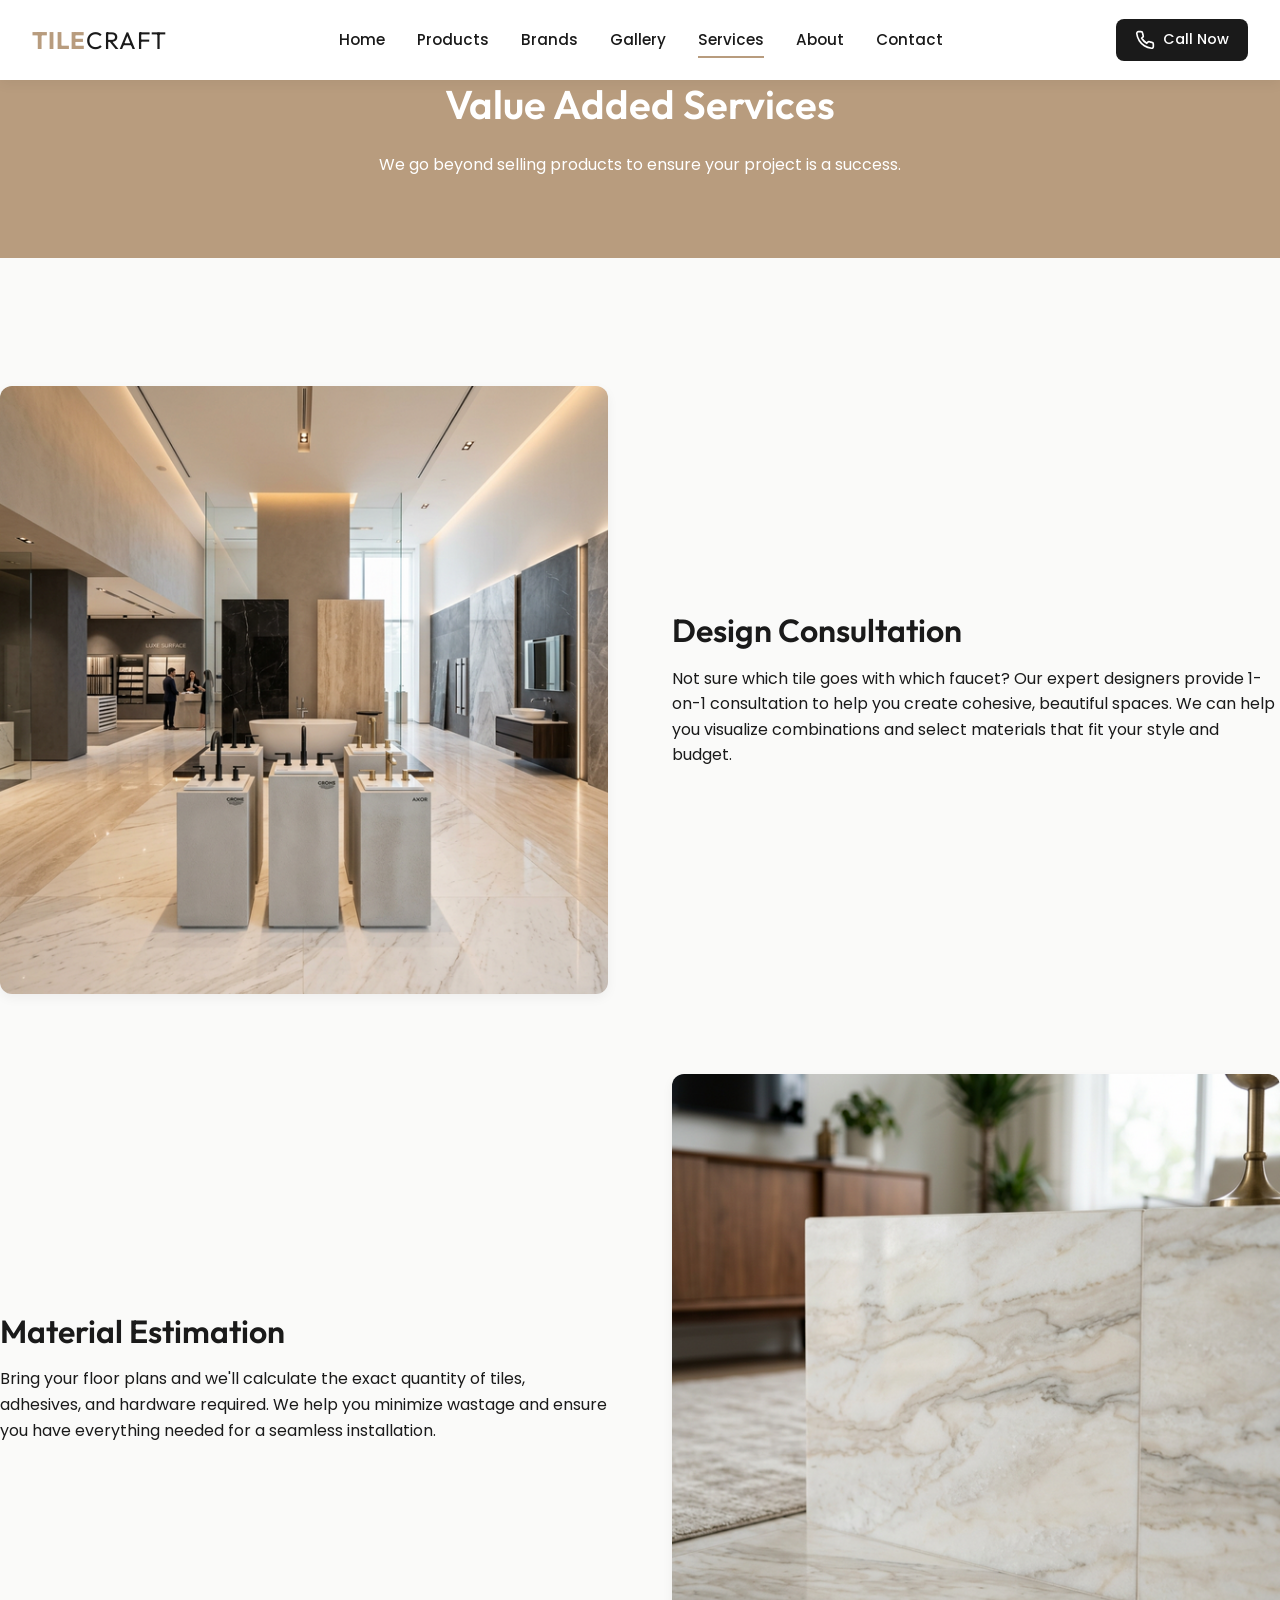
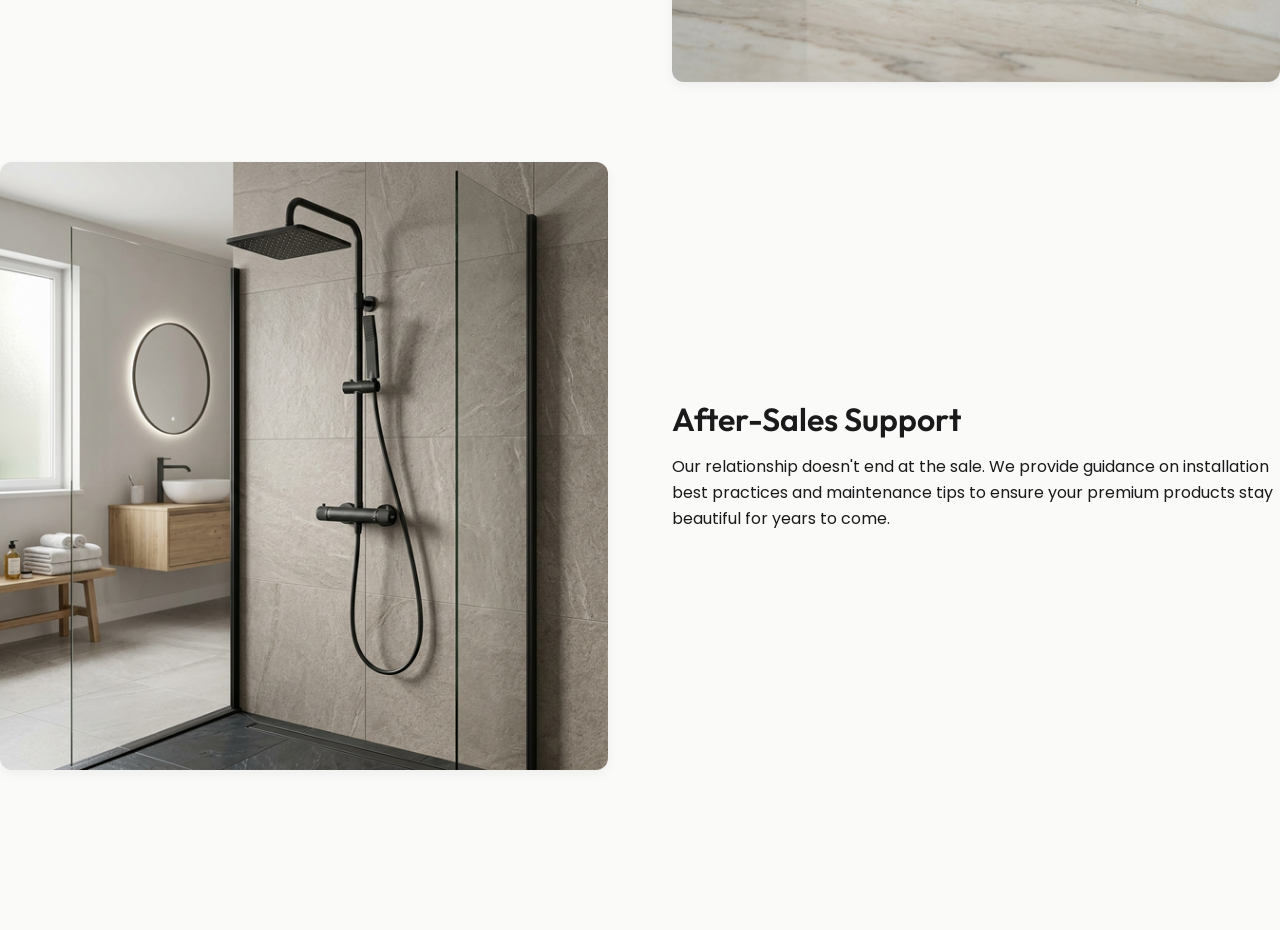
<file: services.html>
<!DOCTYPE html>
<html lang="en">
<head>
    <meta charset="UTF-8">
    <meta name="viewport" content="width=device-width, initial-scale=1.0">
    <title>Our Services | Expert Consultation & Delivery | TileCraft</title>
    
    <!-- Optimized Font Loading -->
    <link rel="preconnect" href="https://fonts.googleapis.com">
    <link rel="preconnect" href="https://fonts.gstatic.com" crossorigin>
    <link href="https://fonts.googleapis.com/css2?family=Outfit:wght@300;400;500;600;700&family=Poppins:wght@300;400;500;600&display=swap" rel="stylesheet">
    
    <link rel="stylesheet" href="styles/main.css">
    <style>
        .service-list {
            margin-top: var(--space-lg);
        }
        .service-card {
            display: grid;
            grid-template-columns: 1fr 1fr;
            gap: 4rem;
            margin-bottom: var(--space-xl);
            align-items: center;
        }
        .service-card:nth-child(even) {
            direction: rtl;
        }
        .service-card:nth-child(even) .service-content {
            direction: ltr;
        }
        .service-content h3 {
            font-size: 2rem;
            margin-bottom: 1rem;
        }
        .service-image img {
            border-radius: var(--radius-md);
            box-shadow: var(--shadow-sm);
        }
        @media (max-width: 768px) {
            .service-card { 
                grid-template-columns: 1fr; 
                gap: 2rem; 
                margin-bottom: var(--space-lg);
            }
            .service-card:nth-child(even) { direction: ltr; }
            .service-content h3 { font-size: 1.5rem; }
        }
    </style>
</head>
<body>
    <header class="header">
        <div class="container header-content">
            <a href="index.html" class="logo">
                <span class="logo-bold">TILE</span>CRAFT
            </a>
            
            <nav class="nav">
                <ul class="nav-list">
                    <li><a href="index.html">Home</a></li>
                    <li><a href="products.html">Products</a></li>
                    <li><a href="brands.html">Brands</a></li>
                    <li><a href="gallery.html">Gallery</a></li>
                    <li><a href="services.html" class="active">Services</a></li>
                    <li><a href="about.html">About</a></li>
                    <li><a href="contact.html">Contact</a></li>
                </ul>
            </nav>

            <div class="header-actions">
                <a href="tel:+91XXXXXXXXXX" class="phone-link">
                    <svg width="20" height="20" viewBox="0 0 24 24" fill="none" stroke="currentColor" stroke-width="2"><path d="M22 16.92v3a2 2 0 0 1-2.18 2 19.79 19.79 0 0 1-8.63-3.07 19.5 19.5 0 0 1-6-6 19.79 19.79 0 0 1-3.07-8.67A2 2 0 0 1 4.11 2h3a2 2 0 0 1 2 1.72 12.84 12.84 0 0 0 .7 2.81 2 2 0 0 1-.45 2.11L8.09 9.91a16 16 0 0 0 6 6l1.27-1.27a2 2 0 0 1 2.11-.45 12.84 12.84 0 0 0 2.81.7A2 2 0 0 1 22 16.92z"></path></svg>
                    <span>Call Now</span>
                </a>
                <button class="mobile-toggle" aria-label="Toggle Menu">
                    <span></span>
                    <span></span>
                    <span></span>
                </button>
            </div>
        </div>
    </header>

    <main>
        <section class="page-header page-header-skin">
            <div class="container">
                <h1 class="section-title">Value Added Services</h1>
                <p>We go beyond selling products to ensure your project is a success.</p>
            </div>
        </section>

        <section class="container service-list section-padding">
            <div class="service-card">
                <div class="service-image">
                    <img src="assets/hero_showroom.png" alt="Consultation">
                </div>
                <div class="service-content">
                    <h3>Design Consultation</h3>
                    <p>Not sure which tile goes with which faucet? Our expert designers provide 1-on-1 consultation to help you create cohesive, beautiful spaces. We can help you visualize combinations and select materials that fit your style and budget.</p>
                </div>
            </div>

            <div class="service-card">
                <div class="service-image">
                    <img src="assets/categories/floor_tiles.png" alt="Quantity Estimation">
                </div>
                <div class="service-content">
                    <h3>Material Estimation</h3>
                    <p>Bring your floor plans and we'll calculate the exact quantity of tiles, adhesives, and hardware required. We help you minimize wastage and ensure you have everything needed for a seamless installation.</p>
                </div>
            </div>

            <div class="service-card">
                <div class="service-image">
                    <img src="assets/categories/shower_system.png" alt="After Sales">
                </div>
                <div class="service-content">
                    <h3>After-Sales Support</h3>
                    <p>Our relationship doesn't end at the sale. We provide guidance on installation best practices and maintenance tips to ensure your premium products stay beautiful for years to come.</p>
                </div>
            </div>
        </section>
    </main>

    <!-- Mobile Action Bar -->
    <div class="mobile-bar">
        <a href="index.html" class="mobile-item">
            <svg viewBox="0 0 24 24" fill="none" stroke="currentColor" stroke-width="2"><path d="M3 9l9-7 9 7v11a2 2 0 0 1-2 2H5a2 2 0 0 1-2-2z"></path><polyline points="9 22 9 12 15 12 15 22"></polyline></svg>
            <span>Home</span>
        </a>
        <a href="products.html" class="mobile-item">
            <svg viewBox="0 0 24 24" fill="none" stroke="currentColor" stroke-width="2"><rect x="3" y="3" width="7" height="7"></rect><rect x="14" y="3" width="7" height="7"></rect><rect x="14" y="14" width="7" height="7"></rect><rect x="3" y="14" width="7" height="7"></rect></svg>
            <span>Catalog</span>
        </a>
        <a href="tel:+91XXXXXXXXXX" class="mobile-item">
            <svg viewBox="0 0 24 24" fill="none" stroke="currentColor" stroke-width="2"><path d="M22 16.92v3a2 2 0 0 1-2.18 2 19.79 19.79 0 0 1-8.63-3.07 19.5 19.5 0 0 1-6-6 19.79 19.79 0 0 1-3.07-8.67A2 2 0 0 1 4.11 2h3a2 2 0 0 1 2 1.72 12.84 12.84 0 0 0 .7 2.81 2 2 0 0 1-.45 2.11L8.09 9.91a16 16 0 0 0 6 6l1.27-1.27a2 2 0 0 1 2.11-.45 12.84 12.84 0 0 0 2.81.7A2 2 0 0 1 22 16.92z"></path></svg>
            <span>Call</span>
        </a>
    </div>

    <script src="scripts/main.js"></script>
    <div class="nav-overlay"></div>
</body>
</html>
</file>
<file: styles/main.css>
/* Google Fonts are now loaded in the HTML <head> for better performance */

:root {
    /* Primary Color Palette */
    --bg-primary: #FAFAF9;
    --bg-secondary: #FFFFFF;
    --text-primary: #1A1A1A;
    --text-secondary: #4A4A4A;
    --accent: #B89C7E; /* Sophisticated earth tone */
    --accent-hover: #9E856A;
    --border: #E5E5E5;
    --success: #2D6A4F;
    
    /* Spacing */
    --space-xs: 0.5rem;
    --space-sm: 1rem;
    --space-md: 1.5rem;
    --space-lg: 3rem;
    --space-xl: 5rem;
    
    /* Shadows */
    --shadow-sm: 0 4px 12px rgba(0,0,0,0.05);
    --shadow-md: 0 8px 30px rgba(0,0,0,0.08);
    
    /* Borders */
    --radius-sm: 8px;
    --radius-md: 12px;
    --radius-lg: 20px;
    
    /* Layout */
    --container-width: 1400px;
    --header-height: 80px;
    
    /* Transitions */
    --transition: all 0.3s ease-in-out;
}

* {
    margin: 0;
    padding: 0;
    box-sizing: border-box;
}

html {
    scroll-behavior: smooth;
}

body {
    font-family: 'Poppins', sans-serif;
    background-color: var(--bg-primary);
    color: var(--text-primary);
    line-height: 1.6;
    overflow-x: hidden;
}

h1, h2, h3, h4, h5, h6 {
    font-family: 'Outfit', sans-serif;
    font-weight: 600;
    line-height: 1.2;
}

a {
    text-decoration: none;
    color: inherit;
    transition: var(--transition);
}

ul {
    list-style: none;
}

img {
    max-width: 100%;
    display: block;
}

.container {
    max-width: var(--container-width);
    margin: 0 auto;
    padding: 0 2rem;
}

/* Reusable Components */
.btn {
    display: inline-flex;
    align-items: center;
    justify-content: center;
    padding: 0.75rem 1.5rem;
    border-radius: var(--radius-sm);
    font-family: 'Outfit', sans-serif;
    font-weight: 500;
    cursor: pointer;
    transition: var(--transition);
    border: none;
    font-size: 1rem;
}

.btn-primary {
    background-color: var(--text-primary);
    color: white;
}

.btn-primary:hover {
    background-color: var(--accent);
}

.btn-outline {
    background-color: transparent;
    border: 1px solid var(--text-primary);
    color: var(--text-primary);
}

.btn-outline:hover {
    background-color: var(--text-primary);
    color: white;
}

.section-padding {
    padding: var(--space-xl) 0;
}

.text-center {
    text-align: center;
}

.section-title {
    font-size: 2.5rem;
    margin-bottom: var(--space-md);
}

.page-header {
    text-align: center;
    padding: var(--space-xl) 0;
    color: white;
}

.page-header-black {
    background-color: var(--text-primary);
}

.page-header-skin {
    background-color: var(--accent);
}

@media (max-width: 768px) {
    .section-title {
        font-size: clamp(1.8rem, 5vw, 3rem);
    }
    h1 {
        font-size: clamp(2.2rem, 8vw, 4rem);
    }
    .container {
        padding: 0 1.5rem;
    }
}

/* Header Styles */
.header {
    position: fixed;
    top: 0;
    left: 0;
    width: 100%;
    height: var(--header-height);
    z-index: 1000;
    transition: var(--transition);
    display: flex;
    align-items: center;
    background-color: var(--bg-secondary);
    box-shadow: var(--shadow-sm);
}

.header.sticky {
    background-color: rgba(255, 255, 255, 0.95);
    backdrop-filter: blur(10px);
}

.header-content {
    display: flex;
    align-items: center;
    justify-content: space-between;
    width: 100%;
}

.logo {
    font-family: 'Outfit', sans-serif;
    font-size: 1.5rem;
    font-weight: 400;
    letter-spacing: 1px;
    color: var(--text-primary);
}

.logo-bold {
    font-weight: 700;
    color: var(--accent);
}

.nav-list {
    display: flex;
    gap: 2rem;
}

.nav-list a {
    font-weight: 500;
    font-size: 0.95rem;
    position: relative;
    padding: 0.5rem 0;
    color: var(--text-primary);
}

.nav-list a::after {
    content: '';
    position: absolute;
    bottom: 0;
    left: 0;
    width: 0;
    height: 2px;
    background-color: var(--accent);
    transition: var(--transition);
}

.nav-list a:hover::after,
.nav-list a.active::after {
    width: 100%;
}

.header-actions {
    display: flex;
    align-items: center;
    gap: 1.5rem;
}

.phone-link {
    display: flex;
    align-items: center;
    gap: 0.5rem;
    background-color: var(--text-primary);
    color: white;
    padding: 0.6rem 1.2rem;
    border-radius: var(--radius-sm);
    font-size: 0.9rem;
    font-weight: 500;
}

.phone-link:hover {
    background-color: var(--accent);
}

.mobile-toggle {
    display: none;
    flex-direction: column;
    gap: 6px;
    background: none;
    border: none;
    cursor: pointer;
}

.mobile-toggle span {
    width: 30px;
    height: 2px;
    background-color: var(--text-primary);
    transition: var(--transition);
}

/* Hero Section Styles */
.hero {
    position: relative;
    height: 100vh;
    min-height: 700px;
    display: flex;
    align-items: center;
    color: white;
    overflow: hidden;
}

.hero-bg {
    position: absolute;
    top: 0;
    left: 0;
    width: 100%;
    height: 100%;
    z-index: -1;
}

.hero-bg::before {
    content: '';
    position: absolute;
    top: 0;
    left: 0;
    width: 100%;
    height: 100%;
    background: linear-gradient(to right, rgba(0,0,0,0.7) 0%, rgba(0,0,0,0.2) 100%);
    z-index: 1;
}

.hero-bg img {
    width: 100%;
    height: 100%;
    object-fit: cover;
}

.hero-tag {
    display: inline-block;
    font-family: 'Outfit', sans-serif;
    font-weight: 600;
    text-transform: uppercase;
    letter-spacing: 2px;
    font-size: 0.9rem;
    color: var(--accent);
    margin-bottom: 1rem;
}

.hero-title {
    font-size: 4rem;
    line-height: 1.1;
    margin-bottom: 1.5rem;
}

.hero-desc {
    font-size: 1.2rem;
    max-width: 600px;
    margin-bottom: 2.5rem;
    opacity: 0.9;
}

.hero-btns {
    display: flex;
    gap: 1.5rem;
}

.hero-btns .btn-outline {
    border-color: white;
    color: white;
}

.hero-btns .btn-outline:hover {
    background-color: white;
    color: var(--text-primary);
}

/* Category Grid Styles */
.category-grid {
    display: grid;
    grid-template-columns: repeat(3, 1fr);
    gap: 2rem;
    margin-top: var(--space-lg);
}

.category-card {
    position: relative;
    border-radius: var(--radius-md);
    overflow: hidden;
    background-color: var(--bg-secondary);
    box-shadow: var(--shadow-sm);
    height: 350px;
    transition: var(--transition);
}

.category-card:hover {
    transform: translateY(-10px);
    box-shadow: var(--shadow-md);
}

.category-img {
    height: 100%;
    width: 100%;
}

.category-img img {
    width: 100%;
    height: 100%;
    object-fit: cover;
    transition: transform 0.5s ease;
}

.category-card:hover .category-img img {
    transform: scale(1.1);
}

.category-info {
    position: absolute;
    bottom: 0;
    left: 0;
    width: 100%;
    padding: var(--space-md);
    background: linear-gradient(to top, rgba(0,0,0,0.8) 0%, transparent 100%);
    color: white;
}

.category-info h3 {
    font-size: 1.5rem;
    margin-bottom: 0.5rem;
}

.category-link {
    font-size: 0.9rem;
    font-weight: 600;
    text-transform: uppercase;
    letter-spacing: 1px;
    border-bottom: 2px solid var(--accent);
}

.promo-card {
    background-color: var(--accent);
    color: white;
    display: flex;
    align-items: center;
    justify-content: center;
    text-align: center;
    padding: var(--space-lg);
}

.promo-content h3 {
    font-size: 1.8rem;
    margin-bottom: 1rem;
}

.promo-content p {
    margin-bottom: 2rem;
    opacity: 0.9;
}

.promo-card .btn-primary {
    background-color: white;
    color: var(--text-primary);
}

/* Footer & WhatsApp */
.footer {
    background-color: #1A1A1A;
    color: white;
    padding: var(--space-xl) 0 var(--space-md);
}

.footer-grid {
    display: grid;
    grid-template-columns: 2fr 1fr 1fr 1.5fr;
    gap: 3rem;
    border-bottom: 1px solid rgba(255,255,255,0.1);
    padding-bottom: var(--space-lg);
}

.footer-brand p {
    margin-top: 1.5rem;
    opacity: 0.7;
    font-size: 0.95rem;
}

.footer-links h4, .footer-contact h4 {
    margin-bottom: 1.5rem;
    font-family: 'Outfit', sans-serif;
    font-size: 1.1rem;
}

.footer-links ul li {
    margin-bottom: 0.8rem;
}

.footer-links ul li a {
    opacity: 0.7;
    font-size: 0.95rem;
}

.footer-links ul li a:hover {
    opacity: 1;
    color: var(--accent);
}

.footer-contact p {
    opacity: 0.7;
    font-size: 0.95rem;
    margin-bottom: 1rem;
}

.footer-bottom {
    padding-top: var(--space-md);
    font-size: 0.9rem;
    opacity: 0.5;
}

.whatsapp-float {
    position: fixed;
    bottom: 30px;
    right: 30px;
    background-color: #25D366;
    width: 60px;
    height: 60px;
    border-radius: 50%;
    display: flex;
    align-items: center;
    justify-content: center;
    box-shadow: 0 4px 15px rgba(0,0,0,0.2);
    z-index: 999;
    transition: var(--transition);
}

.whatsapp-float:hover {
    transform: scale(1.1);
}

/* Featured Products Section */
.bg-white {
    background-color: var(--bg-secondary);
}

.mt-lg {
    margin-top: var(--space-lg);
}

.product-grid {
    display: grid;
    grid-template-columns: repeat(4, 1fr);
    gap: 1.5rem;
    margin-top: var(--space-lg);
}

.product-card {
    background-color: var(--bg-primary);
    border-radius: var(--radius-md);
    overflow: hidden;
    transition: var(--transition);
    border: 1px solid var(--border);
}

.product-card:hover {
    transform: translateY(-5px);
    box-shadow: var(--shadow-sm);
    border-color: var(--accent);
}

.product-img {
    height: 250px;
    position: relative;
    overflow: hidden;
    background-color: #f0f0f0;
}

.product-img img {
    width: 100%;
    height: 100%;
    object-fit: cover;
    transition: transform 0.5s ease;
}

.product-card:hover .product-img img {
    transform: scale(1.05);
}

.product-tag {
    position: absolute;
    top: 15px;
    right: 15px;
    background-color: var(--accent);
    color: white;
    padding: 0.25rem 0.75rem;
    border-radius: 50px;
    font-size: 0.75rem;
    font-weight: 600;
    z-index: 10;
}

.product-content {
    padding: var(--space-md);
}

.product-brand {
    font-size: 0.8rem;
    text-transform: uppercase;
    letter-spacing: 1px;
    color: var(--text-secondary);
    display: block;
    margin-bottom: 0.25rem;
}

.product-content h3 {
    font-size: 1.1rem;
    margin-bottom: 0.5rem;
    white-space: nowrap;
    overflow: hidden;
    text-overflow: ellipsis;
}

.product-meta {
    font-size: 0.85rem;
    color: var(--text-secondary);
    margin-bottom: 1.5rem;
}

.w-100 {
    width: 100%;
}

/* Why Us Section */
.features-grid {
    display: grid;
    grid-template-columns: repeat(4, 1fr);
    gap: 2rem;
    margin-top: var(--space-lg);
}

.feature-item {
    text-align: center;
    padding: var(--space-md);
    transition: var(--transition);
}

.feature-item:hover {
    transform: translateY(-5px);
}

.feature-icon {
    width: 80px;
    height: 80px;
    background-color: var(--bg-secondary);
    border-radius: 50%;
    display: flex;
    align-items: center;
    justify-content: center;
    margin: 0 auto 1.5rem;
    color: var(--accent);
    box-shadow: var(--shadow-sm);
    transition: var(--transition);
}

.feature-item:hover .feature-icon {
    background-color: var(--accent);
    color: white;
}

.feature-item h3 {
    font-size: 1.25rem;
    margin-bottom: 1rem;
}

.feature-item p {
    font-size: 0.95rem;
    color: var(--text-secondary);
}

/* Brand Section */
.brands-showcase {
    background-color: var(--bg-primary);
    padding: var(--space-xl) 0;
}

.brand-showcase-grid {
    display: flex;
    flex-wrap: wrap;
    justify-content: center;
    align-items: center;
    gap: 4rem;
    margin-top: var(--space-lg);
}

.brand-logo-item {
    font-family: 'Outfit', sans-serif;
    font-size: 1.8rem;
    font-weight: 700;
    color: var(--text-secondary);
    opacity: 0.5;
    transition: var(--transition);
    cursor: default;
}

.brand-logo-item:hover {
    opacity: 1;
    color: var(--accent);
}

/* Testimonials Section */
.testimonials {
    background-color: var(--bg-secondary);
}

.testimonial-grid {
    display: grid;
    grid-template-columns: repeat(3, 1fr);
    gap: 2rem;
    margin-top: var(--space-lg);
}

.testimonial-card {
    background-color: var(--bg-primary);
    padding: var(--space-md);
    border-radius: var(--radius-md);
    border: 1px solid var(--border);
    position: relative;
}

.testimonial-text {
    font-size: 1rem;
    color: var(--text-secondary);
    font-style: italic;
    margin-bottom: 1.5rem;
}

.testimonial-author {
    display: flex;
    align-items: center;
    gap: 1rem;
}

.author-info h4 {
    font-size: 1rem;
    margin-bottom: 0.2rem;
}

.author-info p {
    font-size: 0.8rem;
    color: var(--accent);
    font-weight: 600;
}

/* Showroom Preview */
.showroom-preview {
    background-color: var(--bg-primary);
}

.showroom-grid {
    display: grid;
    grid-template-columns: repeat(2, 1fr);
    grid-template-rows: repeat(2, 300px);
    gap: 1.5rem;
    margin-top: var(--space-lg);
}

.showroom-item {
    position: relative;
    border-radius: var(--radius-md);
    overflow: hidden;
}

.showroom-item.large {
    grid-row: span 2;
}

.showroom-item img {
    width: 100%;
    height: 100%;
    object-fit: cover;
}

/* Final CTA */
.final-cta {
    background-color: var(--text-primary);
    color: white;
    text-align: center;
}

.final-cta .section-title {
    color: white;
}

.cta-btns {
    display: flex;
    justify-content: center;
    gap: 1.5rem;
    margin-top: 2rem;
}

/* Responsive Fixes & Mobile Nav */
.nav-overlay {
    position: fixed;
    top: 0;
    left: 0;
    width: 100%;
    height: 100%;
    background: rgba(0, 0, 0, 0.4);
    backdrop-filter: blur(4px);
    z-index: 998;
    opacity: 0;
    visibility: hidden;
    transition: var(--transition);
}

.nav-overlay.active {
    opacity: 1;
    visibility: visible;
}

@media (max-width: 1024px) {
    .testimonial-grid {
        grid-template-columns: repeat(2, 1fr);
    }
}

@media (max-width: 768px) {
    .nav {
        position: fixed;
        top: 0;
        right: -300px; /* Slide in from right */
        width: 300px;
        height: 100vh;
        background-color: var(--bg-secondary);
        z-index: 999;
        transition: 0.4s cubic-bezier(0.165, 0.84, 0.44, 1);
        padding: var(--space-xl) 2rem;
        box-shadow: -5px 0 20px rgba(0,0,0,0.1);
        display: flex;
        flex-direction: column;
    }

    .nav.active {
        right: 0;
    }

    .nav-list {
        flex-direction: column;
        gap: 1.5rem;
        text-align: left;
        margin-top: 2rem;
    }

    .nav-list a {
        font-size: 1.25rem;
        display: block;
        padding: 0.5rem 0;
    }

    .mobile-toggle {
        display: flex;
        position: relative;
        z-index: 1001; /* Stay above nav */
    }

    .phone-link {
        display: none !important;
    }

    .mobile-toggle.active span {
        background-color: var(--text-primary);
    }

    .mobile-toggle.active span:nth-child(1) {
        transform: translateY(8px) rotate(45deg);
    }

    .mobile-toggle.active span:nth-child(2) {
        opacity: 0;
    }

    .mobile-toggle.active span:nth-child(3) {
        transform: translateY(-8px) rotate(-45deg);
    }

    /* Grid Fixes */
    .features-grid {
        grid-template-columns: 1fr;
    }

    .product-grid {
        grid-template-columns: repeat(auto-fill, minmax(280px, 1fr));
    }

    .cta-btns {
        flex-direction: column;
        width: 100%;
    }

    .cta-btns .btn {
        width: 100%;
    }

    /* Grid Overhaul for Mobile Stacking */
    .category-grid {
        grid-template-columns: 1fr;
        gap: 1.5rem;
    }

    .category-card {
        height: 300px;
    }

    .product-grid {
        grid-template-columns: 1fr;
        gap: 1.5rem;
    }

    .features-grid {
        grid-template-columns: 1fr;
        gap: 1.5rem;
    }

    .footer-grid {
        grid-template-columns: 1fr;
        gap: 2rem;
    }

    /* Hero Section Mobile Polish */
    .hero-title {
        font-size: clamp(2rem, 8vw, 3rem);
    }

    .hero-desc {
        font-size: 1rem;
        max-width: 100%;
    }

    .hero-btns {
        flex-direction: column;
        width: 100%;
    }

    .hero-btns .btn {
        width: 100%;
    }

    /* Padding adjustments */
    .section-padding {
        padding: var(--space-lg) 0;
    }
}

@media (max-width: 1024px) {
    .category-grid {
        grid-template-columns: repeat(2, 1fr);
    }
    .product-grid {
        grid-template-columns: repeat(2, 1fr);
    }
    .features-grid {
        grid-template-columns: repeat(2, 1fr);
    }
    .footer-grid {
        grid-template-columns: repeat(2, 1fr);
    }
}

@media (max-width: 600px) {
    .testimonial-grid {
        grid-template-columns: 1fr;
    }
    
    .section-title {
        font-size: 1.8rem;
    }
}

/* Mobile Action Bar */
.mobile-bar {
    position: fixed;
    bottom: 0;
    left: 0;
    width: 100%;
    height: 65px;
    background-color: var(--bg-secondary);
    display: none; /* Desktop hidden */
    justify-content: space-around;
    align-items: center;
    box-shadow: 0 -2px 10px rgba(0,0,0,0.05);
    z-index: 1000;
    padding: 0 1rem;
    border-top: 1px solid var(--border);
}

.mobile-item {
    display: flex;
    flex-direction: column;
    align-items: center;
    gap: 4px;
    color: var(--text-secondary);
    font-size: 0.75rem;
    font-weight: 500;
    transition: var(--transition);
    background: none;
    border: none;
    cursor: pointer;
    text-decoration: none;
}

.mobile-item svg {
    width: 24px;
    height: 24px;
}

.mobile-item.active {
    color: var(--accent);
}

/* Floating Filter Button */
.filter-fab {
    position: fixed;
    bottom: 85px;
    right: 20px;
    background-color: var(--text-primary);
    color: white;
    width: 50px;
    height: 50px;
    border-radius: 50%;
    display: none;
    align-items: center;
    justify-content: center;
    box-shadow: var(--shadow-md);
    z-index: 990;
    border: none;
    cursor: pointer;
    transition: var(--transition);
}

@media (max-width: 768px) {
    .mobile-bar {
        display: flex;
    }
    .filter-fab {
        display: flex;
    }
    body {
        padding-bottom: 65px; /* Offset for mobile bar */
    }
    .whatsapp-float {
        bottom: 85px; /* Shift up to avoid bar */
        right: auto;
        left: 20px;
    }

    /* Catalogue Filter Sidebar Mobile */
    .filter-sidebar {
        position: fixed;
        bottom: -100%;
        left: 0;
        width: 100%;
        height: 70vh;
        background-color: var(--bg-secondary);
        z-index: 1001;
        transition: 0.4s cubic-bezier(0.165, 0.84, 0.44, 1);
        padding: 2rem;
        border-radius: 20px 20px 0 0;
        overflow-y: auto;
        box-shadow: 0 -10px 30px rgba(0,0,0,0.1);
    }

    .filter-sidebar.active {
        bottom: 0;
        display: block !important;
    }
}
</file>
